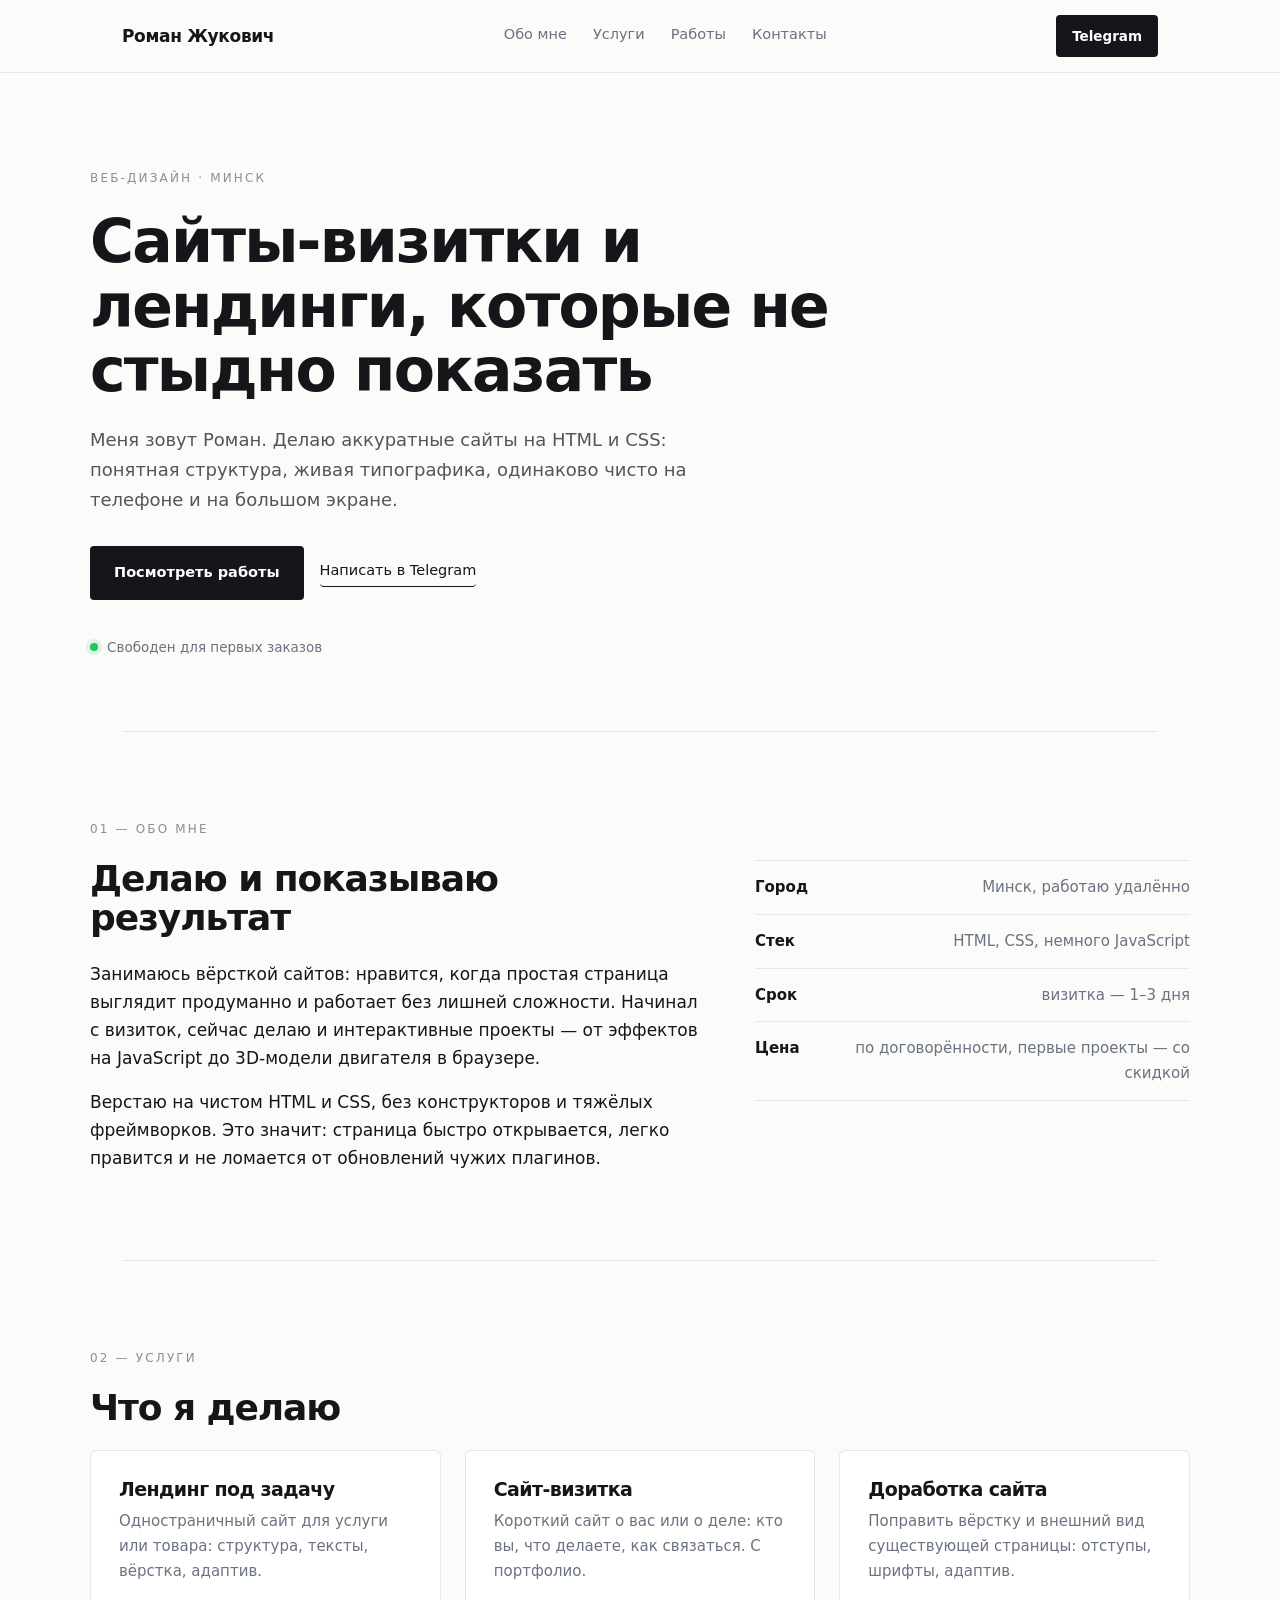
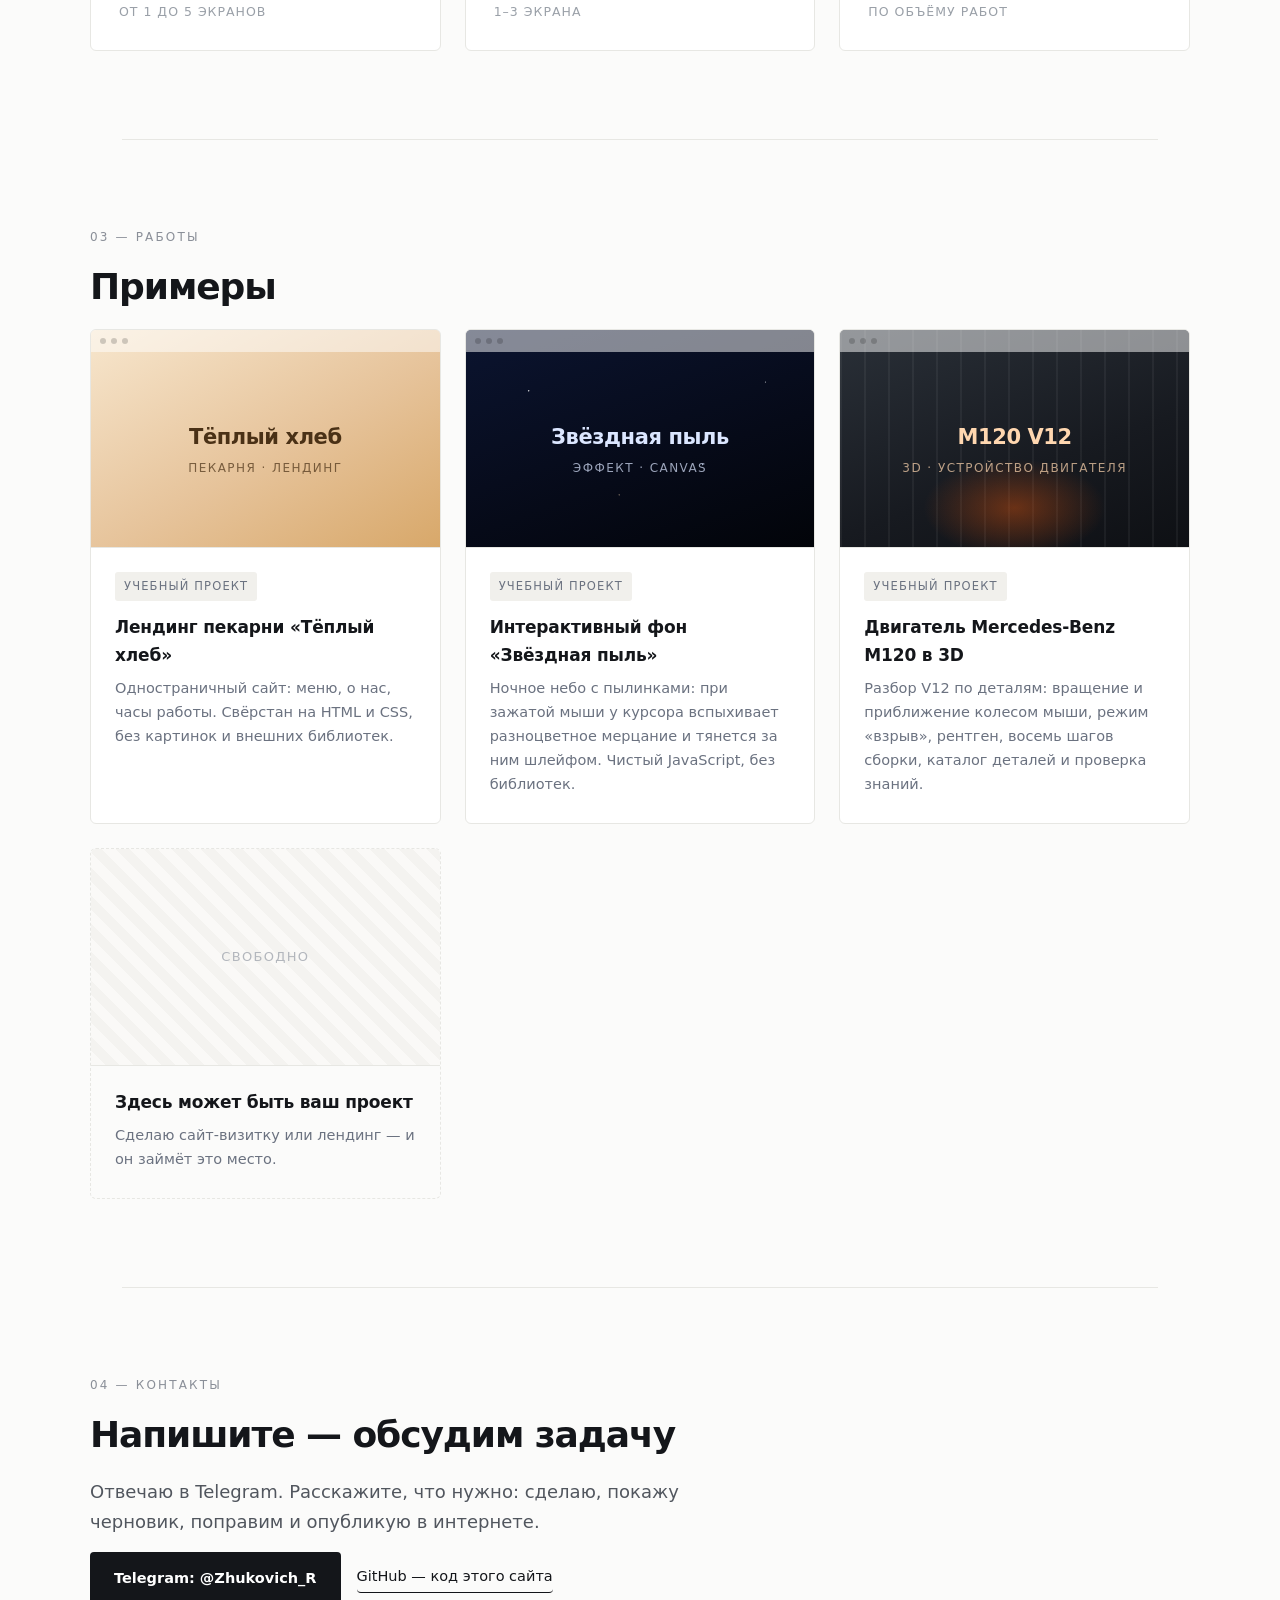
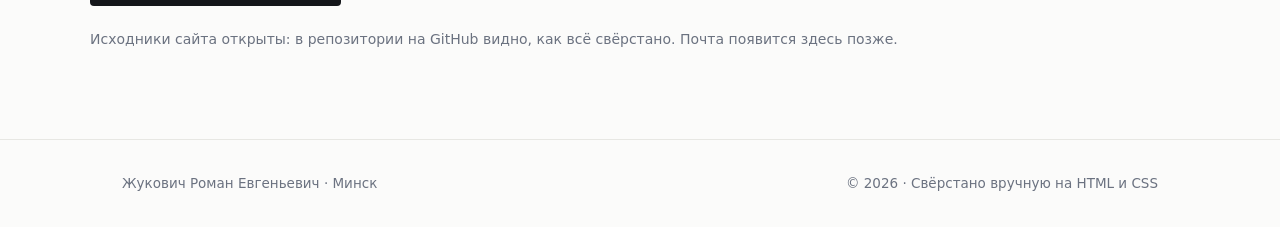
<file: index.html>
<!DOCTYPE html>
<html lang="ru">
<head>
<meta charset="utf-8">
<meta name="viewport" content="width=device-width, initial-scale=1">
<title>Роман Жукович — сайты-визитки и лендинги</title>
<meta name="description" content="Начинающий веб-дизайнер из Минска. Сайты-визитки и лендинги на HTML и CSS: понятная структура, аккуратная типографика, адаптив под телефон.">
<link rel="icon" href="favicon.svg" type="image/svg+xml">
<link rel="stylesheet" href="style.css">
</head>
<body>

<!-- ================= ШАПКА ================= -->
<header class="site-header">
  <div class="container header-inner">
    <a class="logo" href="index.html">Роман Жукович</a>

    <nav class="nav">
      <a href="#about">Обо мне</a>
      <a href="#services">Услуги</a>
      <a href="#works">Работы</a>
      <a href="#contact">Контакты</a>
    </nav>

    <a class="btn btn-primary btn-small" href="https://t.me/Zhukovich_R" target="_blank" rel="noopener">Telegram</a>
  </div>
</header>

<main>

  <!-- ================= ГЛАВНЫЙ ЭКРАН ================= -->
  <section class="hero container">
    <p class="eyebrow">Веб-дизайн · Минск</p>
    <h1>Сайты-визитки и лендинги, которые не стыдно показать</h1>
    <p class="lead">
      Меня зовут Роман. Делаю аккуратные сайты на HTML и CSS: понятная структура,
      живая типографика, одинаково чисто на телефоне и на большом экране.
    </p>

    <div class="row">
      <a class="btn btn-primary" href="#works">Посмотреть работы</a>
      <a class="btn btn-ghost" href="https://t.me/Zhukovich_R" target="_blank" rel="noopener">Написать в Telegram</a>
    </div>

    <p class="badge"><span class="badge-dot" aria-hidden="true"></span> Свободен для первых заказов</p>
  </section>

  <div class="container"><div class="rule"></div></div>

  <!-- ================= ОБО МНЕ ================= -->
  <section id="about" class="container section">
    <p class="eyebrow">01 — Обо мне</p>

    <div class="two-col">
      <div>
        <h2>Делаю и показываю результат</h2>
        <p>
          Занимаюсь вёрсткой сайтов: нравится, когда простая страница выглядит продуманно
          и работает без лишней сложности. Начинал с визиток, сейчас делаю и интерактивные
          проекты — от эффектов на JavaScript до 3D-модели двигателя в браузере.
        </p>
        <p>
          Верстаю на чистом HTML и CSS, без конструкторов и тяжёлых фреймворков.
          Это значит: страница быстро открывается, легко правится и не ломается
          от обновлений чужих плагинов.
        </p>
      </div>

      <!-- Короткие факты: клиенту удобно прочитать за 5 секунд -->
      <ul class="facts">
        <li><b>Город</b><span>Минск, работаю удалённо</span></li>
        <li><b>Стек</b><span>HTML, CSS, немного JavaScript</span></li>
        <li><b>Срок</b><span>визитка — 1–3 дня</span></li>
        <li><b>Цена</b><span>по договорённости, первые проекты — со скидкой</span></li>
      </ul>
    </div>
  </section>

  <div class="container"><div class="rule"></div></div>

  <!-- ================= УСЛУГИ ================= -->
  <section id="services" class="container section">
    <p class="eyebrow">02 — Услуги</p>
    <h2>Что я делаю</h2>

    <div class="cards">
      <article class="card">
        <h3>Лендинг под задачу</h3>
        <p>Одностраничный сайт для услуги или товара: структура, тексты, вёрстка, адаптив.</p>
        <p class="card-meta">от 1 до 5 экранов</p>
      </article>

      <article class="card">
        <h3>Сайт-визитка</h3>
        <p>Короткий сайт о вас или о деле: кто вы, что делаете, как связаться. С портфолио.</p>
        <p class="card-meta">1–3 экрана</p>
      </article>

      <article class="card">
        <h3>Доработка сайта</h3>
        <p>Поправить вёрстку и внешний вид существующей страницы: отступы, шрифты, адаптив.</p>
        <p class="card-meta">по объёму работ</p>
      </article>
    </div>
  </section>

  <div class="container"><div class="rule"></div></div>

  <!-- ================= РАБОТЫ ================= -->
  <section id="works" class="container section">
    <p class="eyebrow">03 — Работы</p>
    <h2>Примеры</h2>

    <div class="works">

      <!-- Учебный проект: настоящая ссылка на готовую страницу -->
      <a class="work" href="demo/cafe/index.html">
        <span class="thumb thumb-cafe" aria-hidden="true">
          <span class="thumb-bar"><i></i><i></i><i></i></span>
          <span class="thumb-content">
            <span class="thumb-title">Тёплый хлеб</span>
            <span class="thumb-sub">пекарня · лендинг</span>
          </span>
        </span>
        <span class="work-body">
          <span class="work-tag">Учебный проект</span>
          <strong>Лендинг пекарни «Тёплый хлеб»</strong>
          <span class="work-desc">Одностраничный сайт: меню, о нас, часы работы. Свёрстан на HTML и CSS, без картинок и внешних библиотек.</span>
        </span>
      </a>

      <!-- Демо-проект: интерактивный фон с частицами -->
      <a class="work" href="demo/stars/index.html">
        <span class="thumb thumb-stars" aria-hidden="true">
          <span class="thumb-bar"><i></i><i></i><i></i></span>
          <span class="thumb-content">
            <span class="thumb-title">Звёздная пыль</span>
            <span class="thumb-sub">эффект · canvas</span>
          </span>
        </span>
        <span class="work-body">
          <span class="work-tag">Учебный проект</span>
          <strong>Интерактивный фон «Звёздная пыль»</strong>
          <span class="work-desc">Ночное небо с пылинками: при зажатой мыши у курсора вспыхивает разноцветное мерцание и тянется за ним шлейфом. Чистый JavaScript, без библиотек.</span>
        </span>
      </a>

      <!-- Демо-проект: интерактивная 3D-модель двигателя -->
      <a class="work" href="demo/v12/index.html">
        <span class="thumb thumb-v12" aria-hidden="true">
          <span class="thumb-bar"><i></i><i></i><i></i></span>
          <span class="thumb-content">
            <span class="thumb-title">M120 V12</span>
            <span class="thumb-sub">3D · устройство двигателя</span>
          </span>
        </span>
        <span class="work-body">
          <span class="work-tag">Учебный проект</span>
          <strong>Двигатель Mercedes-Benz M120 в 3D</strong>
          <span class="work-desc">Разбор V12 по деталям: вращение и приближение колесом мыши, режим «взрыв», рентген, восемь шагов сборки, каталог деталей и проверка знаний.</span>
        </span>
      </a>

      <!-- Свободный слот: показывает, что портфолио растёт -->
      <article class="work work-empty">
        <span class="thumb thumb-empty" aria-hidden="true"><span>свободно</span></span>
        <span class="work-body">
          <strong>Здесь может быть ваш проект</strong>
          <span class="work-desc">Сделаю сайт-визитку или лендинг — и он займёт это место.</span>
        </span>
      </article>

    </div>
  </section>

  <div class="container"><div class="rule"></div></div>

  <!-- ================= КОНТАКТЫ ================= -->
  <section id="contact" class="container section">
    <p class="eyebrow">04 — Контакты</p>
    <h2>Напишите — обсудим задачу</h2>
    <p class="lead">
      Отвечаю в Telegram. Расскажите, что нужно: сделаю, покажу черновик,
      поправим и опубликую в интернете.
    </p>

    <div class="row">
      <a class="btn btn-primary" href="https://t.me/Zhukovich_R" target="_blank" rel="noopener">Telegram: @Zhukovich_R</a>
      <a class="btn btn-ghost" href="https://github.com/romazykovich09-hue" target="_blank" rel="noopener">GitHub — код этого сайта</a>
    </div>

    <p class="contact-note">
      Исходники сайта открыты: в репозитории на GitHub видно, как всё свёрстано.
      Почта появится здесь позже.
    </p>
  </section>

</main>

<!-- ================= ПОДВАЛ ================= -->
<footer class="site-footer">
  <div class="container footer-inner">
    <p>Жукович Роман Евгеньевич · Минск</p>
    <p>© 2026 · Свёрстано вручную на HTML и CSS</p>
  </div>
</footer>

</body>
</html>
</file>
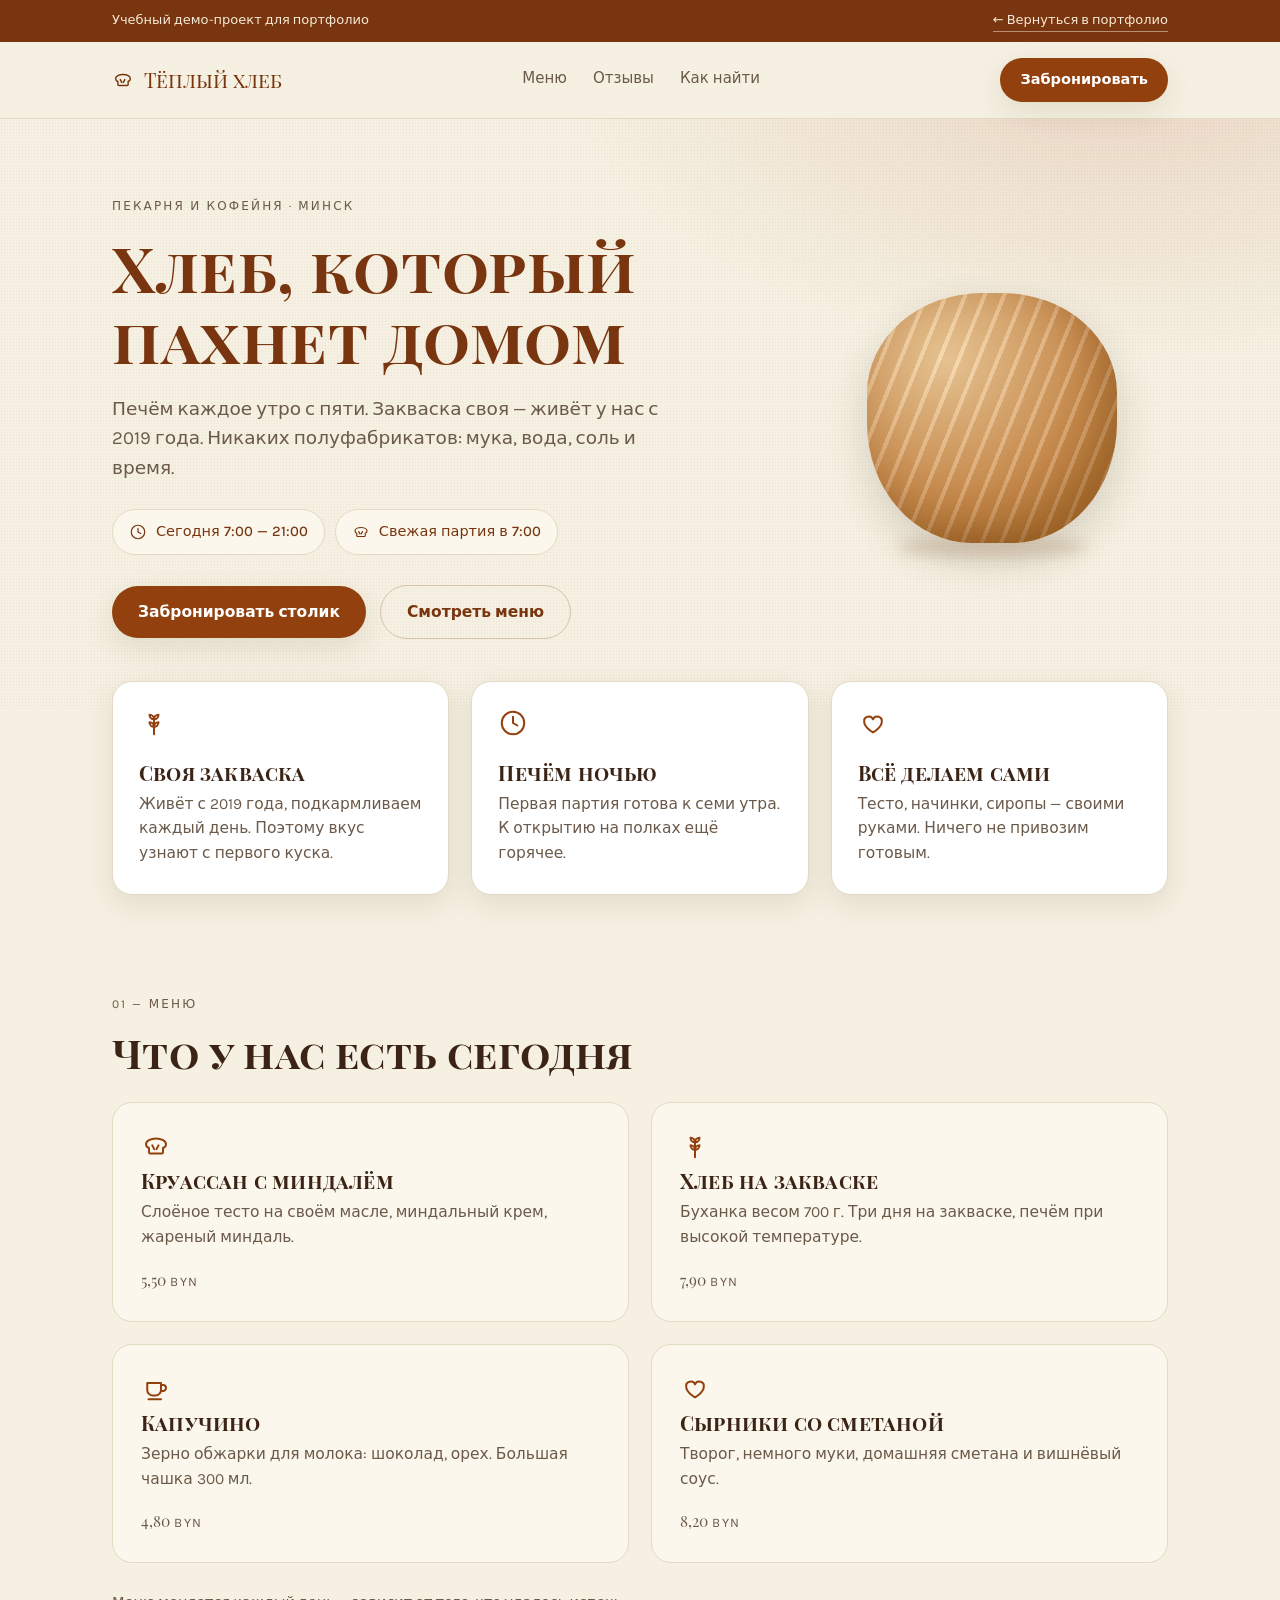
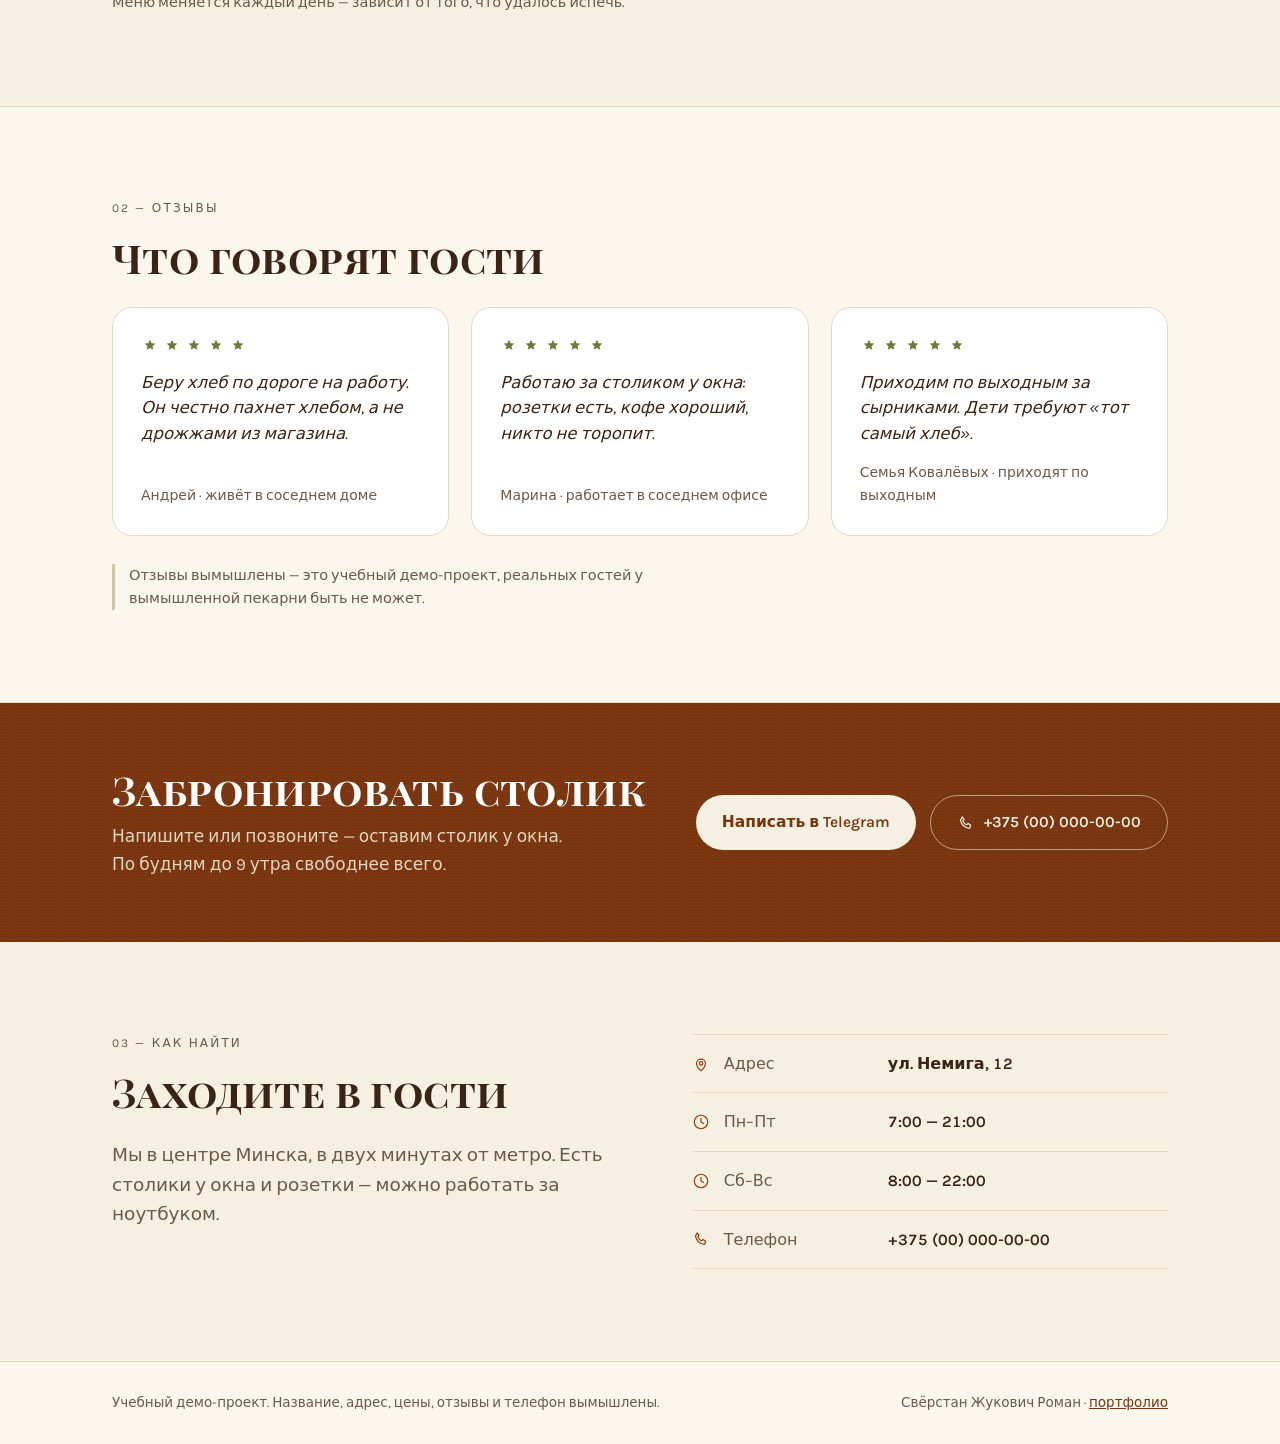
<file: demo/cafe/index.html>
<!DOCTYPE html>
<html lang="ru">
<head>
<meta charset="utf-8">
<meta name="viewport" content="width=device-width, initial-scale=1">
<title>Пекарня «Тёплый хлеб» — демо-проект</title>
<meta name="description" content="Учебный демо-проект: одностраничный сайт пекарни и кофейни. Свёрстан на HTML и CSS по дизайн-системе: тёплая earthy-палитра, зерно, крупная типографика.">
<link rel="icon" href="favicon.svg" type="image/svg+xml">
<link rel="preconnect" href="https://fonts.googleapis.com">
<link rel="preconnect" href="https://fonts.gstatic.com" crossorigin>
<link rel="stylesheet" href="https://fonts.googleapis.com/css2?family=Karla:wght@300;400;500;600;700&family=Playfair+Display+SC:wght@400;700&display=swap">
<link rel="stylesheet" href="style.css">
</head>
<body>

<!-- Невидимый набор иконок: рисуем SVG, а не эмодзи -->
<svg width="0" height="0" style="position:absolute" aria-hidden="true" focusable="false">
  <symbol id="i-clock" viewBox="0 0 24 24"><circle cx="12" cy="12" r="9"/><path d="M12 7v5l3.5 2"/></symbol>
  <symbol id="i-grain" viewBox="0 0 24 24"><path d="M12 21V8"/><path d="M12 9c0-2 1.6-3.6 3.6-3.6C15.6 7.4 14 9 12 9z"/><path d="M12 9c0-2-1.6-3.6-3.6-3.6C8.4 7.4 10 9 12 9z"/><path d="M12 15c0-2 1.6-3.6 3.6-3.6C15.6 13.4 14 15 12 15z"/><path d="M12 15c0-2-1.6-3.6-3.6-3.6C8.4 13.4 10 15 12 15z"/></symbol>
  <symbol id="i-bread" viewBox="0 0 24 24"><path d="M4 10.5C4 8 7.6 6 12 6s8 2 8 4.5c0 1.6-1.2 2.6-2.4 3.1V17a1 1 0 0 1-1 1H7.4a1 1 0 0 1-1-1v-3.4C5.2 13.1 4 12.1 4 10.5z"/><path d="M9 11.5l1.6 3M14 11.5l-1.6 3"/></symbol>
  <symbol id="i-cup" viewBox="0 0 24 24"><path d="M5 8h11v5.5A4.5 4.5 0 0 1 11.5 18h-2A4.5 4.5 0 0 1 5 13.5z"/><path d="M16 9.5h1.6a2.4 2.4 0 0 1 0 4.8H16"/><path d="M6 21h10"/></symbol>
  <symbol id="i-heart" viewBox="0 0 24 24"><path d="M12 19.5S5 15.4 5 11.2A3.7 3.7 0 0 1 12 9a3.7 3.7 0 0 1 7 2.2c0 4.2-7 8.3-7 8.3z"/></symbol>
  <symbol id="i-star" viewBox="0 0 24 24"><path d="M12 5l2.1 4.6 5 .5-3.7 3.4 1 4.9L12 15.9 7.6 18.4l1-4.9L4.9 10l5-.5z"/></symbol>
  <symbol id="i-pin" viewBox="0 0 24 24"><path d="M12 21s6-5.2 6-9.6A6 6 0 0 0 6 11.4C6 15.8 12 21 12 21z"/><circle cx="12" cy="11.2" r="2.3"/></symbol>
  <symbol id="i-phone" viewBox="0 0 24 24"><path d="M7 3.8l2.4 3.4-1.7 2.1a11 11 0 0 0 5 5l2.1-1.7 3.4 2.4-1 3a1.6 1.6 0 0 1-1.8 1C9.4 17.8 6.2 14.6 4.6 8.6a1.6 1.6 0 0 1 1-1.8z"/></symbol>
</svg>

<!-- Полоска-напоминание, что это демо для портфолио -->
<div class="demo-strip">
  <div class="container strip-inner">
    <span>Учебный демо-проект для портфолио</span>
    <a href="../../index.html">← Вернуться в портфолио</a>
  </div>
</div>

<!-- ================= ШАПКА ================= -->
<header class="site-header">
  <div class="container header-inner">
    <a class="logo" href="index.html">
      <svg class="icon icon-logo" aria-hidden="true" focusable="false"><use href="#i-bread"></use></svg>
      Тёплый хлеб
    </a>

    <nav class="nav" aria-label="Разделы страницы">
      <a href="#menu">Меню</a>
      <a href="#reviews">Отзывы</a>
      <a href="#visit">Как найти</a>
    </nav>

    <a class="btn btn-primary btn-small" href="#visit">Забронировать</a>
  </div>
</header>

<main>

  <!-- ================= ГЕРОЙ ================= -->
  <section class="hero">
    <div class="container hero-inner">
      <div>
        <p class="eyebrow">Пекарня и кофейня · Минск</p>
        <h1>Хлеб, который пахнет домом</h1>
        <p class="lead">
          Печём каждое утро с пяти. Закваска своя — живёт у нас с 2019 года.
          Никаких полуфабрикатов: мука, вода, соль и время.
        </p>

        <!-- Часы работы сразу в герое: их не нужно искать -->
        <ul class="hero-badges">
          <li><svg class="icon" aria-hidden="true" focusable="false"><use href="#i-clock"></use></svg> Сегодня 7:00 — 21:00</li>
          <li><svg class="icon" aria-hidden="true" focusable="false"><use href="#i-bread"></use></svg> Свежая партия в 7:00</li>
        </ul>

        <div class="row">
          <a class="btn btn-primary" href="#visit">Забронировать столик</a>
          <a class="btn btn-ghost" href="#menu">Смотреть меню</a>
        </div>
      </div>

      <!-- «Буханка» нарисована стилями: картинок нет, работает без интернета -->
      <div class="loaf-art" aria-hidden="true">
        <span class="loaf"></span>
        <span class="loaf-shadow"></span>
      </div>
    </div>
  </section>

  <!-- ================= ТРИ ФАКТА ================= -->
  <section class="facts-strip">
    <div class="container facts-grid">
      <article class="fact">
        <svg class="icon icon-big" aria-hidden="true" focusable="false"><use href="#i-grain"></use></svg>
        <h3>Своя закваска</h3>
        <p>Живёт с 2019 года, подкармливаем каждый день. Поэтому вкус узнают с первого куска.</p>
      </article>
      <article class="fact">
        <svg class="icon icon-big" aria-hidden="true" focusable="false"><use href="#i-clock"></use></svg>
        <h3>Печём ночью</h3>
        <p>Первая партия готова к семи утра. К открытию на полках ещё горячее.</p>
      </article>
      <article class="fact">
        <svg class="icon icon-big" aria-hidden="true" focusable="false"><use href="#i-heart"></use></svg>
        <h3>Всё делаем сами</h3>
        <p>Тесто, начинки, сиропы — своими руками. Ничего не привозим готовым.</p>
      </article>
    </div>
  </section>

  <!-- ================= МЕНЮ ================= -->
  <section id="menu" class="section">
    <div class="container">
      <p class="eyebrow">01 — Меню</p>
      <h2>Что у нас есть сегодня</h2>

      <div class="menu-grid">
        <article class="menu-card">
          <svg class="icon icon-big" aria-hidden="true" focusable="false"><use href="#i-bread"></use></svg>
          <h3>Круассан с миндалём</h3>
          <p>Слоёное тесто на своём масле, миндальный крем, жареный миндаль.</p>
          <p class="price">5,50 <span>BYN</span></p>
        </article>

        <article class="menu-card">
          <svg class="icon icon-big" aria-hidden="true" focusable="false"><use href="#i-grain"></use></svg>
          <h3>Хлеб на закваске</h3>
          <p>Буханка весом 700 г. Три дня на закваске, печём при высокой температуре.</p>
          <p class="price">7,90 <span>BYN</span></p>
        </article>

        <article class="menu-card">
          <svg class="icon icon-big" aria-hidden="true" focusable="false"><use href="#i-cup"></use></svg>
          <h3>Капучино</h3>
          <p>Зерно обжарки для молока: шоколад, орех. Большая чашка 300 мл.</p>
          <p class="price">4,80 <span>BYN</span></p>
        </article>

        <article class="menu-card">
          <svg class="icon icon-big" aria-hidden="true" focusable="false"><use href="#i-heart"></use></svg>
          <h3>Сырники со сметаной</h3>
          <p>Творог, немного муки, домашняя сметана и вишнёвый соус.</p>
          <p class="price">8,20 <span>BYN</span></p>
        </article>
      </div>

      <p class="note">Меню меняется каждый день — зависит от того, что удалось испечь.</p>
    </div>
  </section>

  <!-- ================= ОТЗЫВЫ (социальное доказательство) ================= -->
  <section id="reviews" class="section section-warm">
    <div class="container">
      <p class="eyebrow">02 — Отзывы</p>
      <h2>Что говорят гости</h2>

      <div class="reviews-grid">
        <figure class="review">
          <div class="stars" role="img" aria-label="Оценка 5 из 5">
            <svg class="icon icon-star" aria-hidden="true" focusable="false"><use href="#i-star"></use></svg>
            <svg class="icon icon-star" aria-hidden="true" focusable="false"><use href="#i-star"></use></svg>
            <svg class="icon icon-star" aria-hidden="true" focusable="false"><use href="#i-star"></use></svg>
            <svg class="icon icon-star" aria-hidden="true" focusable="false"><use href="#i-star"></use></svg>
            <svg class="icon icon-star" aria-hidden="true" focusable="false"><use href="#i-star"></use></svg>
          </div>
          <blockquote>Беру хлеб по дороге на работу. Он честно пахнет хлебом, а не дрожжами из магазина.</blockquote>
          <figcaption>Андрей · живёт в соседнем доме</figcaption>
        </figure>

        <figure class="review">
          <div class="stars" role="img" aria-label="Оценка 5 из 5">
            <svg class="icon icon-star" aria-hidden="true" focusable="false"><use href="#i-star"></use></svg>
            <svg class="icon icon-star" aria-hidden="true" focusable="false"><use href="#i-star"></use></svg>
            <svg class="icon icon-star" aria-hidden="true" focusable="false"><use href="#i-star"></use></svg>
            <svg class="icon icon-star" aria-hidden="true" focusable="false"><use href="#i-star"></use></svg>
            <svg class="icon icon-star" aria-hidden="true" focusable="false"><use href="#i-star"></use></svg>
          </div>
          <blockquote>Работаю за столиком у окна: розетки есть, кофе хороший, никто не торопит.</blockquote>
          <figcaption>Марина · работает в соседнем офисе</figcaption>
        </figure>

        <figure class="review">
          <div class="stars" role="img" aria-label="Оценка 5 из 5">
            <svg class="icon icon-star" aria-hidden="true" focusable="false"><use href="#i-star"></use></svg>
            <svg class="icon icon-star" aria-hidden="true" focusable="false"><use href="#i-star"></use></svg>
            <svg class="icon icon-star" aria-hidden="true" focusable="false"><use href="#i-star"></use></svg>
            <svg class="icon icon-star" aria-hidden="true" focusable="false"><use href="#i-star"></use></svg>
            <svg class="icon icon-star" aria-hidden="true" focusable="false"><use href="#i-star"></use></svg>
          </div>
          <blockquote>Приходим по выходным за сырниками. Дети требуют «тот самый хлеб».</blockquote>
          <figcaption>Семья Ковалёвых · приходят по выходным</figcaption>
        </figure>
      </div>

      <p class="note note-honest">
        Отзывы вымышлены — это учебный демо-проект, реальных гостей у вымышленной пекарни быть не может.
      </p>
    </div>
  </section>

  <!-- ================= ПРИЗЫВ (после отзывов) ================= -->
  <section class="cta-band">
    <div class="container cta-inner">
      <div>
        <h2>Забронировать столик</h2>
        <p>Напишите или позвоните — оставим столик у окна. По будням до 9 утра свободнее всего.</p>
      </div>
      <div class="cta-actions">
        <a class="btn btn-light" href="https://t.me/Zhukovich_R" target="_blank" rel="noopener">Написать в Telegram</a>
        <a class="btn btn-outline" href="tel:+375000000000">
          <svg class="icon" aria-hidden="true" focusable="false"><use href="#i-phone"></use></svg>
          +375 (00) 000-00-00
        </a>
      </div>
    </div>
  </section>

  <!-- ================= КАК НАЙТИ ================= -->
  <section id="visit" class="section">
    <div class="container two-col">
      <div>
        <p class="eyebrow">03 — Как найти</p>
        <h2>Заходите в гости</h2>
        <p class="lead">
          Мы в центре Минска, в двух минутах от метро. Есть столики у окна и розетки —
          можно работать за ноутбуком.
        </p>
      </div>

      <ul class="facts-list">
        <li>
          <svg class="icon" aria-hidden="true" focusable="false"><use href="#i-pin"></use></svg>
          <span>Адрес</span><b>ул. Немига, 12</b>
        </li>
        <li>
          <svg class="icon" aria-hidden="true" focusable="false"><use href="#i-clock"></use></svg>
          <span>Пн–Пт</span><b>7:00 — 21:00</b>
        </li>
        <li>
          <svg class="icon" aria-hidden="true" focusable="false"><use href="#i-clock"></use></svg>
          <span>Сб–Вс</span><b>8:00 — 22:00</b>
        </li>
        <li>
          <svg class="icon" aria-hidden="true" focusable="false"><use href="#i-phone"></use></svg>
          <span>Телефон</span><b>+375 (00) 000-00-00</b>
        </li>
      </ul>
    </div>
  </section>

</main>

<!-- ================= ПОДВАЛ ================= -->
<footer class="site-footer">
  <div class="container footer-inner">
    <p>Учебный демо-проект. Название, адрес, цены, отзывы и телефон вымышлены.</p>
    <p>Свёрстан Жукович Роман · <a href="../../index.html">портфолио</a></p>
  </div>
</footer>

</body>
</html>
</file>
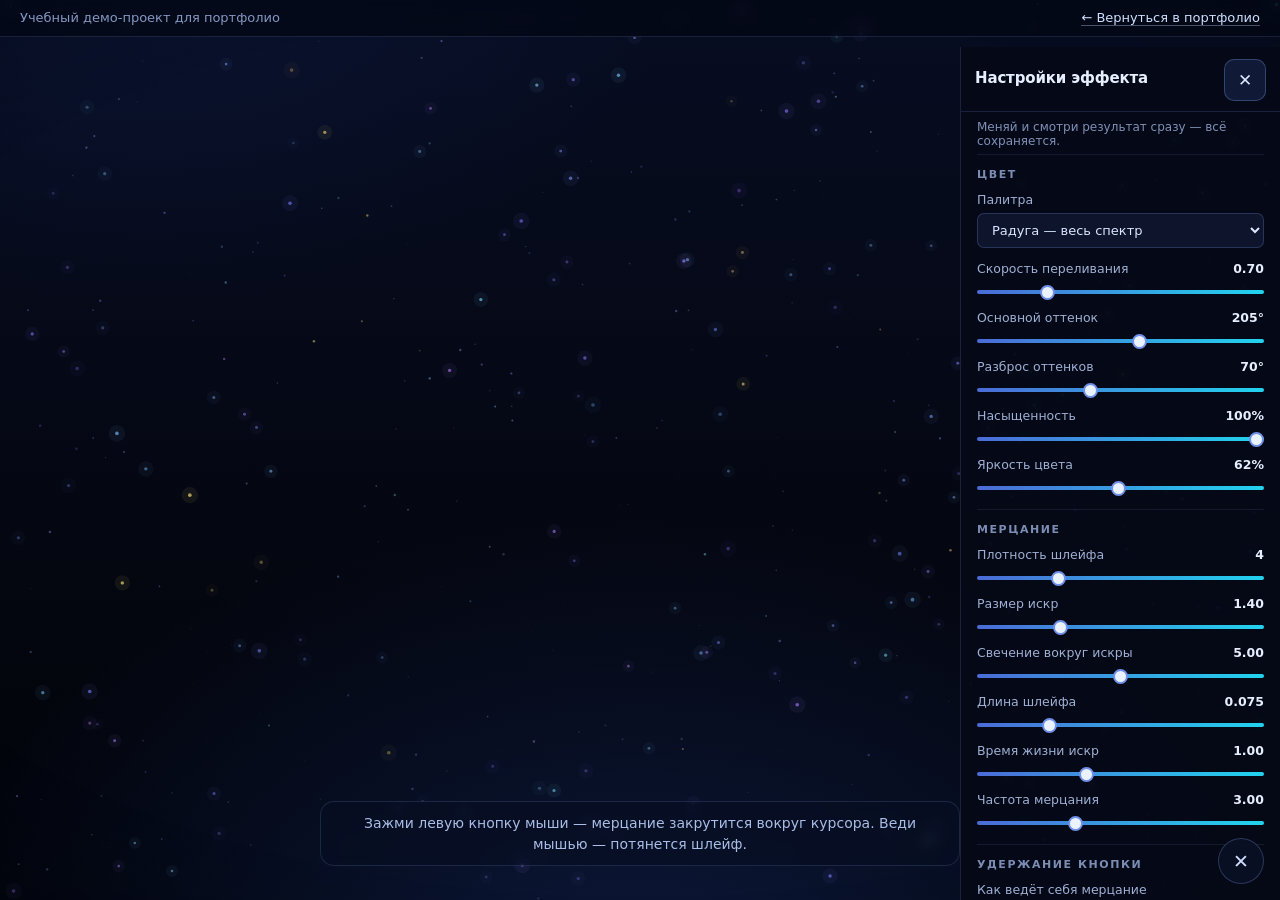
<file: demo/stars/index.html>
<!DOCTYPE html>
<html lang="ru">
<head>
<meta charset="utf-8">
<meta name="viewport" content="width=device-width, initial-scale=1, viewport-fit=cover">
<title>Звёздная пыль — интерактивный фон</title>
<meta name="description" content="Учебный демо-проект: ночное небо с пылинками. Зажмите левую кнопку мыши — мерцание закрутится вокруг курсора; ведите мышью — потянется шлейф. Справа — панель настройки цвета и поведения.">
<link rel="icon" href="favicon.svg" type="image/svg+xml">
<link rel="stylesheet" href="style.css">
</head>
<body>

<!-- Полоска-напоминание, что это демо для портфолио -->
<div class="demo-strip">
  <div class="strip-inner">
    <span>Учебный демо-проект для портфолио</span>
    <a href="../../index.html">← Вернуться в портфолио</a>
  </div>
</div>

<!-- Два слоя: пылинки (нижний) и искры со шлейфом (верхний) -->
<canvas id="dust" aria-hidden="true"></canvas>
<canvas id="sparks" aria-hidden="true"></canvas>

<p class="hint">
  <span class="hint-mouse">Зажми левую кнопку мыши — мерцание закрутится вокруг курсора. Веди мышью — потянется шлейф.</span>
  <span class="hint-touch">Веди пальцем по экрану — мерцание закрутится вокруг пальца. Двигай дальше — потянется шлейф.</span>
</p>

<!-- Панель настроек: содержимое собирает script.js -->
<aside class="panel" id="panel" aria-label="Настройки эффекта"></aside>
<button class="panel-toggle" id="panelToggle" type="button" aria-expanded="true" aria-controls="panel" title="Показать или скрыть настройки (клавиша H)">⚙</button>

<!-- Затемнение под панелью: только на телефоне, нажатие закрывает настройки -->
<div class="panel-backdrop" id="panelBackdrop"></div>

<script src="script.js"></script>
</body>
</html>
</file>
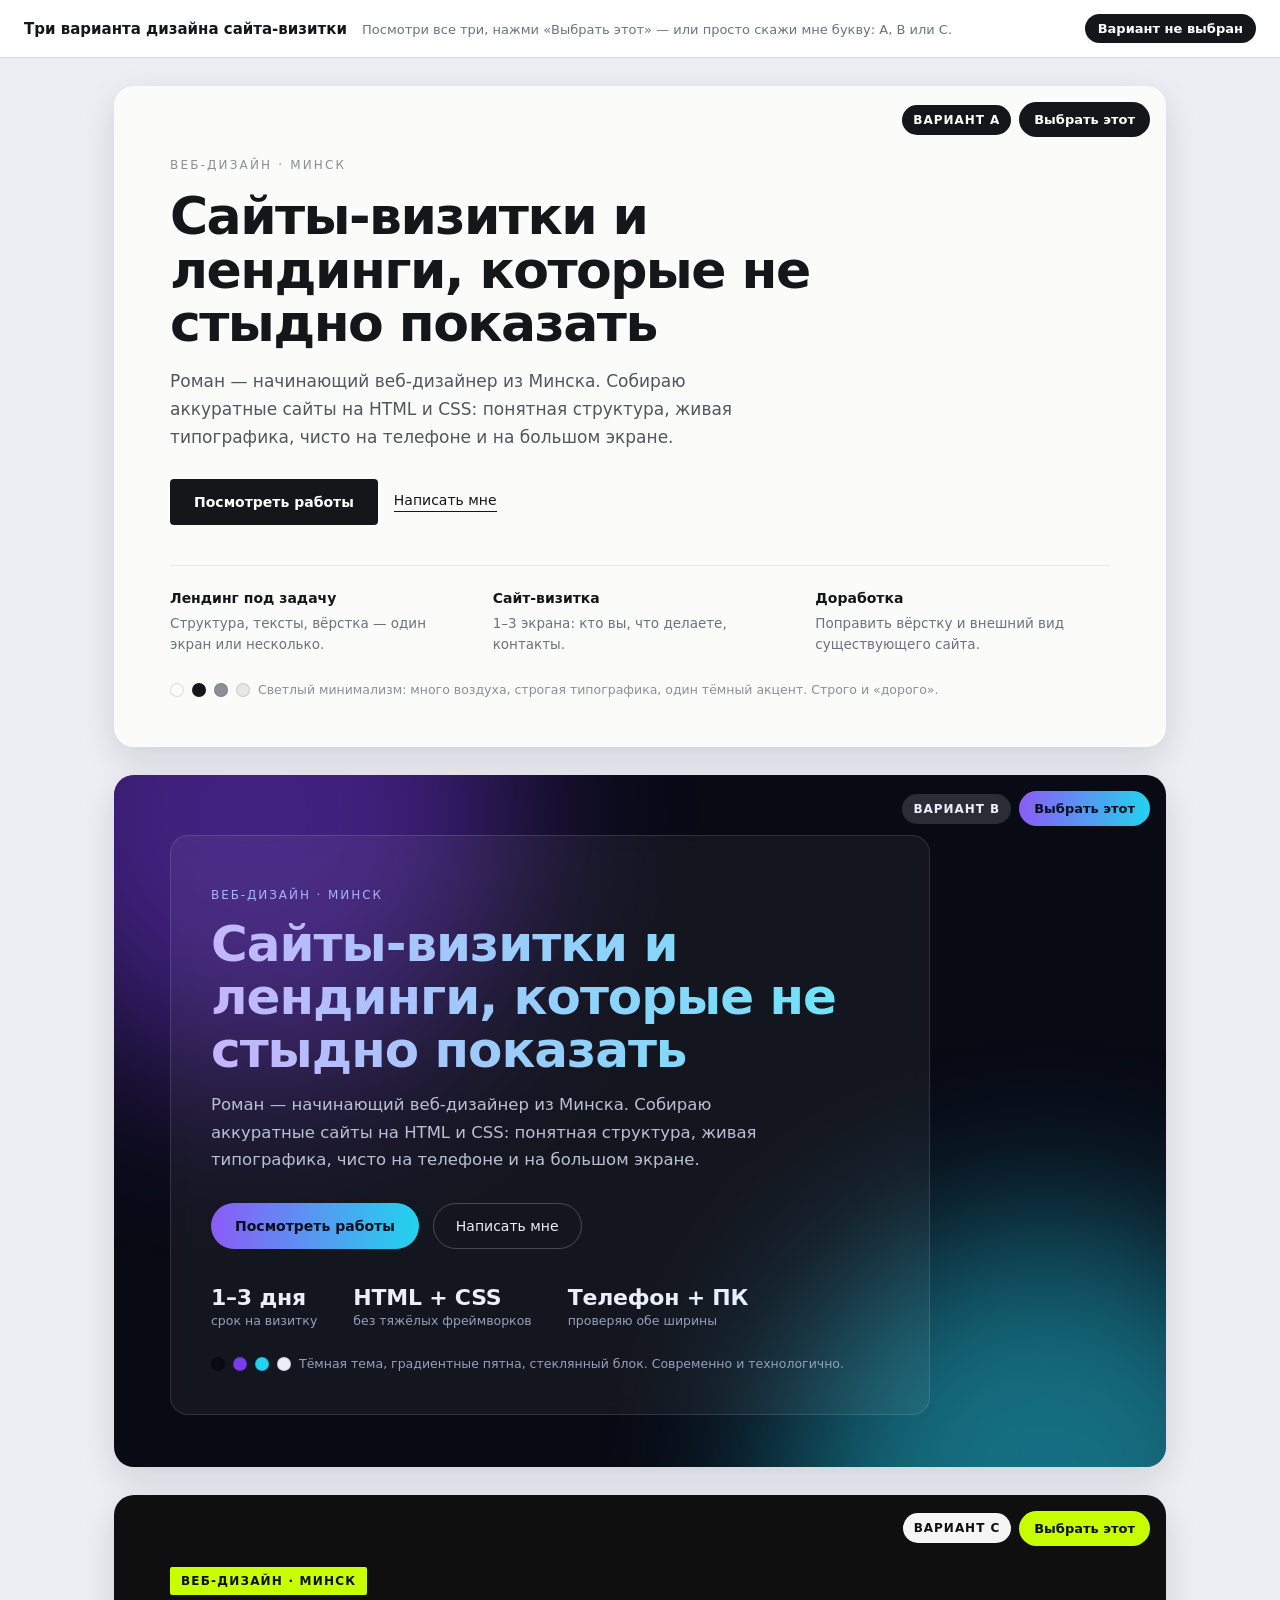
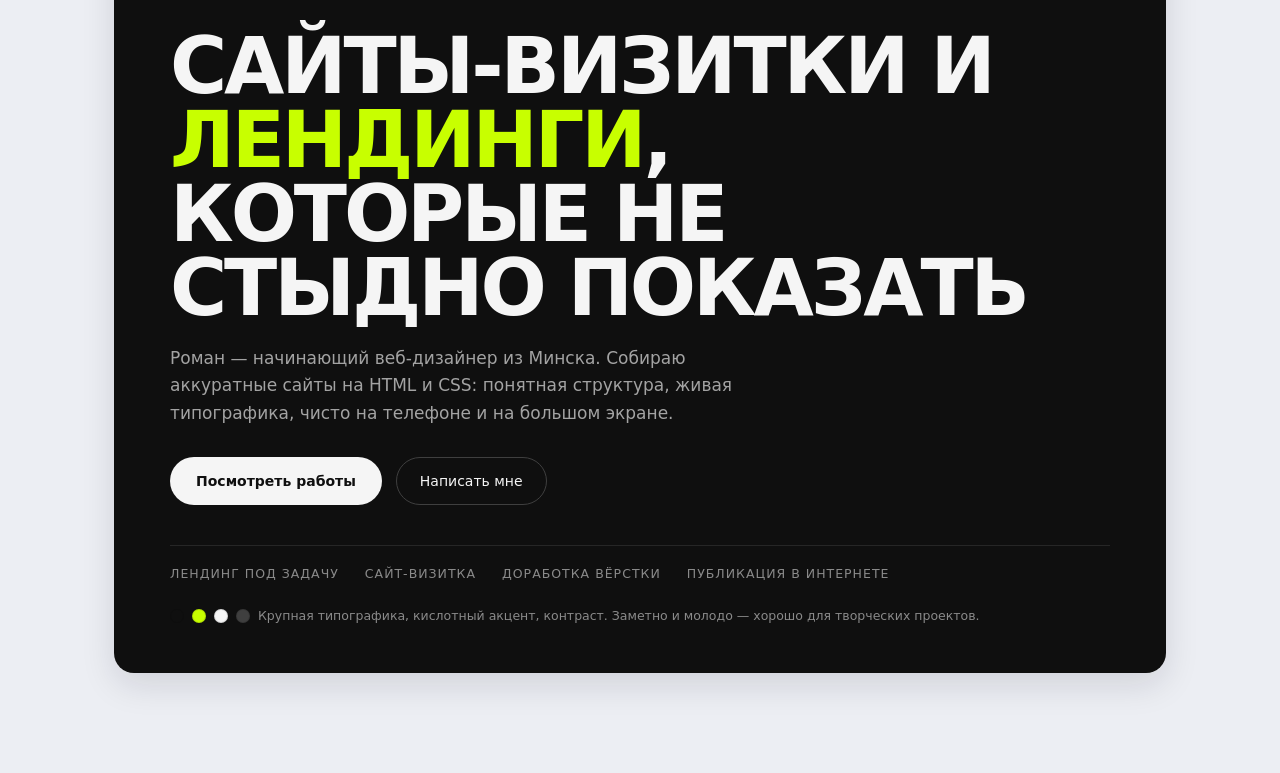
<file: variants.html>
<!DOCTYPE html>
<html lang="ru">
<head>
<meta charset="utf-8">
<meta name="viewport" content="width=device-width, initial-scale=1">
<title>Три варианта дизайна — выбери один</title>
<style>
  /* ============================================================
     Общая оболочка страницы: серая подложка, три «карточки» поверх.
     Всё, что относится к вариантам, начинается с .v-a / .v-b / .v-c
     ============================================================ */
  :root {
    --page: #eceef3;
    --ink: #14161a;
    --muted: #6b7280;
    --line: #d8dbe2;
  }
  * { box-sizing: border-box; }

  body {
    margin: 0;
    background: var(--page);
    color: var(--ink);
    font-family: ui-sans-serif, system-ui, "Segoe UI", Roboto, Arial, sans-serif;
    -webkit-font-smoothing: antialiased;
  }

  /* Шапка с подсказкой и текущим выбором */
  .bar {
    position: sticky; top: 0; z-index: 20;
    display: flex; flex-wrap: wrap; gap: 12px;
    align-items: center; justify-content: space-between;
    padding: 14px 24px;
    background: rgba(255, 255, 255, .92);
    backdrop-filter: blur(8px);
    border-bottom: 1px solid var(--line);
  }
  .bar strong { font-size: 15px; }
  .bar .muted { color: var(--muted); font-size: 13px; margin-left: 10px; }
  .choice {
    font-size: 13px; font-weight: 600;
    padding: 7px 13px; border-radius: 999px;
    background: #14161a; color: #fff;
    transition: background .2s;
  }

  .wrap { max-width: 1100px; margin: 0 auto; padding: 28px 24px 72px; }

  /* Карточка варианта */
  .variant {
    position: relative;
    border-radius: 20px;
    overflow: hidden;
    margin-bottom: 28px;
    box-shadow: 0 12px 34px rgba(15, 20, 40, .12);
    transition: outline-color .2s;
    outline: 3px solid transparent;
    outline-offset: 3px;
  }
  .variant.selected { outline-color: #2563eb; }

  /* Плашка с буквой варианта и кнопкой выбора */
  .tag {
    position: absolute; top: 16px; right: 16px; z-index: 6;
    display: flex; gap: 8px; align-items: center;
  }
  .tag .label {
    font-size: 12px; font-weight: 700; letter-spacing: .08em;
    text-transform: uppercase; padding: 8px 11px; border-radius: 999px;
  }
  button.pick {
    cursor: pointer; border: 0;
    font-size: 13px; font-weight: 700;
    padding: 10px 15px; border-radius: 999px;
    font-family: inherit;
  }

  .palette {
    display: flex; align-items: center; gap: 8px;
    margin-top: 26px; font-size: 12px;
  }
  .dot {
    width: 14px; height: 14px; border-radius: 50%;
    display: inline-block; border: 1px solid rgba(0, 0, 0, .12);
  }
  .note { font-size: 12.5px; line-height: 1.5; }

  /* ============================================================
     ВАРИАНТ A — светлый минимализм
     ============================================================ */
  .v-a { background: #fbfbfa; color: #14161a; padding: 60px 56px 48px; }
  .v-a .eyebrow {
    font-size: 12px; letter-spacing: .18em; text-transform: uppercase; color: #8a8f98;
  }
  .v-a h1 {
    font-size: clamp(30px, 4.4vw, 52px); line-height: 1.03;
    letter-spacing: -.03em; font-weight: 600;
    margin: 18px 0 16px; max-width: 18ch;
  }
  .v-a .lead {
    font-size: 17px; line-height: 1.65; color: #51565e;
    max-width: 54ch; margin: 0 0 28px;
  }
  .v-a .row { display: flex; flex-wrap: wrap; gap: 16px; align-items: center; }
  .v-a .btn-primary {
    background: #14161a; color: #fff; text-decoration: none;
    padding: 15px 24px; border-radius: 4px; font-size: 14px; font-weight: 600;
  }
  .v-a .btn-ghost {
    color: #14161a; text-decoration: none; font-size: 14px;
    border-bottom: 1px solid #14161a; padding-bottom: 3px;
  }
  .v-a .rule { height: 1px; background: #e7e7e3; margin: 40px 0 24px; }
  .v-a .services {
    display: grid; grid-template-columns: repeat(3, minmax(0, 1fr)); gap: 28px;
  }
  .v-a .services strong { display: block; font-size: 14px; margin-bottom: 7px; }
  .v-a .services span { font-size: 13.5px; line-height: 1.55; color: #6b7280; }
  .v-a .tag .label { background: #14161a; color: #fff; }
  .v-a button.pick { background: #14161a; color: #fff; }
  .v-a .palette { color: #8a8f98; }

  /* ============================================================
     ВАРИАНТ B — тёмный с градиентами
     ============================================================ */
  .v-b {
    background: #080a14; color: #eaeefb;
    padding: 60px 56px 52px;
    position: relative; overflow: hidden;
  }
  /* два размытых цветных пятна на фоне */
  .v-b::before, .v-b::after {
    content: ""; position: absolute;
    width: 520px; height: 520px; border-radius: 50%;
    filter: blur(90px); opacity: .5; pointer-events: none;
  }
  .v-b::before { background: #7c3aed; top: -220px; left: -120px; }
  .v-b::after { background: #22d3ee; bottom: -280px; right: -140px; }

  .v-b .glass {
    position: relative; z-index: 2;
    max-width: 760px;
    border: 1px solid rgba(255, 255, 255, .12);
    background: rgba(255, 255, 255, .05);
    backdrop-filter: blur(10px);
    border-radius: 18px;
    padding: 40px;
  }
  .v-b .eyebrow {
    font-size: 12px; letter-spacing: .16em; text-transform: uppercase; color: #a5b4fc;
  }
  .v-b h1 {
    font-size: clamp(30px, 4.4vw, 50px); line-height: 1.06;
    letter-spacing: -.02em; margin: 16px 0 14px;
    background: linear-gradient(90deg, #c4b5fd, #67e8f9);
    -webkit-background-clip: text; background-clip: text;
    color: transparent;
  }
  .v-b .lead {
    font-size: 16.5px; line-height: 1.65; color: #b9c0d4;
    max-width: 56ch; margin: 0 0 30px;
  }
  .v-b .row { display: flex; flex-wrap: wrap; gap: 14px; }
  .v-b .btn-primary {
    background: linear-gradient(90deg, #8b5cf6, #22d3ee); color: #08101f;
    text-decoration: none; font-weight: 700; font-size: 14px;
    padding: 15px 24px; border-radius: 999px;
  }
  .v-b .btn-ghost {
    border: 1px solid rgba(255, 255, 255, .22); color: #eaeefb;
    text-decoration: none; font-size: 14px;
    padding: 14px 22px; border-radius: 999px;
  }
  .v-b .stats { display: flex; flex-wrap: wrap; gap: 36px; margin-top: 36px; }
  .v-b .stats b { display: block; font-size: 22px; letter-spacing: -.01em; }
  .v-b .stats span { font-size: 12.5px; color: #94a0bd; }
  .v-b .tag .label { background: rgba(255, 255, 255, .14); color: #eaeefb; }
  .v-b button.pick { background: linear-gradient(90deg, #8b5cf6, #22d3ee); color: #08101f; }
  .v-b .palette { color: #94a0bd; }

  /* ============================================================
     ВАРИАНТ C — яркая типографика
     ============================================================ */
  .v-c { background: #0f0f0f; color: #f5f5f5; padding: 60px 56px 48px; }
  .v-c .eyebrow {
    display: inline-block; background: #c8ff00; color: #0f0f0f;
    font-size: 12px; font-weight: 700; letter-spacing: .1em;
    text-transform: uppercase; padding: 7px 11px; border-radius: 2px;
  }
  .v-c h1 {
    font-size: clamp(36px, 6.6vw, 78px); line-height: .95;
    letter-spacing: -.04em; font-weight: 800; text-transform: uppercase;
    margin: 22px 0 20px; max-width: 16ch;
  }
  .v-c h1 em { font-style: normal; color: #c8ff00; }
  .v-c .lead {
    font-size: 17px; line-height: 1.6; color: #a3a3a3;
    max-width: 56ch; margin: 0 0 30px;
  }
  .v-c .row { display: flex; flex-wrap: wrap; gap: 14px; }
  .v-c .btn-primary {
    background: #f5f5f5; color: #0f0f0f; text-decoration: none;
    font-weight: 700; font-size: 14px; padding: 16px 26px; border-radius: 999px;
  }
  .v-c .btn-ghost {
    border: 1px solid #3f3f3f; color: #f5f5f5; text-decoration: none;
    font-size: 14px; padding: 15px 23px; border-radius: 999px;
  }
  .v-c .strip {
    margin-top: 40px; border-top: 1px solid #262626; padding-top: 20px;
    display: flex; flex-wrap: wrap; gap: 26px;
    font-size: 12.5px; letter-spacing: .08em; text-transform: uppercase; color: #8a8a8a;
  }
  .v-c .tag .label { background: #f5f5f5; color: #0f0f0f; }
  .v-c button.pick { background: #c8ff00; color: #0f0f0f; }
  .v-c .palette { color: #8a8a8a; }

  /* На узком экране услуги и колонки складываются в столбик */
  @media (max-width: 760px) {
    .v-a, .v-b, .v-c { padding: 44px 24px 36px; }
    .v-b .glass { padding: 26px; }
    .v-a .services { grid-template-columns: 1fr; gap: 18px; }
  }
</style>
</head>
<body>

<!-- Шапка: подсказка + текущий выбор -->
<header class="bar">
  <div>
    <strong>Три варианта дизайна сайта-визитки</strong>
    <span class="muted">Посмотри все три, нажми «Выбрать этот» — или просто скажи мне букву: A, B или C.</span>
  </div>
  <div id="choice" class="choice">Вариант не выбран</div>
</header>

<main class="wrap">

  <!-- ================= ВАРИАНТ A ================= -->
  <section class="variant v-a" data-variant="A" data-title="Светлый минимализм">
    <div class="tag">
      <span class="label">Вариант A</span>
      <button class="pick" type="button">Выбрать этот</button>
    </div>

    <p class="eyebrow">Веб-дизайн · Минск</p>
    <h1>Сайты-визитки и лендинги, которые не стыдно показать</h1>
    <p class="lead">
      Роман — начинающий веб-дизайнер из Минска. Собираю аккуратные сайты на HTML и CSS:
      понятная структура, живая типографика, чисто на телефоне и на большом экране.
    </p>

    <div class="row">
      <a class="btn-primary" href="#works">Посмотреть работы</a>
      <a class="btn-ghost" href="#contact">Написать мне</a>
    </div>

    <div class="rule"></div>

    <div class="services">
      <div><strong>Лендинг под задачу</strong><span>Структура, тексты, вёрстка — один экран или несколько.</span></div>
      <div><strong>Сайт-визитка</strong><span>1–3 экрана: кто вы, что делаете, контакты.</span></div>
      <div><strong>Доработка</strong><span>Поправить вёрстку и внешний вид существующего сайта.</span></div>
    </div>

    <div class="palette">
      <span class="dot" style="background:#fbfbfa"></span>
      <span class="dot" style="background:#14161a"></span>
      <span class="dot" style="background:#8a8f98"></span>
      <span class="dot" style="background:#e7e7e3"></span>
      <span class="note">Светлый минимализм: много воздуха, строгая типографика, один тёмный акцент. Строго и «дорого».</span>
    </div>
  </section>

  <!-- ================= ВАРИАНТ B ================= -->
  <section class="variant v-b" data-variant="B" data-title="Тёмный с градиентами">
    <div class="tag">
      <span class="label">Вариант B</span>
      <button class="pick" type="button">Выбрать этот</button>
    </div>

    <div class="glass">
      <p class="eyebrow">Веб-дизайн · Минск</p>
      <h1>Сайты-визитки и лендинги, которые не стыдно показать</h1>
      <p class="lead">
        Роман — начинающий веб-дизайнер из Минска. Собираю аккуратные сайты на HTML и CSS:
        понятная структура, живая типографика, чисто на телефоне и на большом экране.
      </p>

      <div class="row">
        <a class="btn-primary" href="#works">Посмотреть работы</a>
        <a class="btn-ghost" href="#contact">Написать мне</a>
      </div>

      <div class="stats">
        <div><b>1–3 дня</b><span>срок на визитку</span></div>
        <div><b>HTML + CSS</b><span>без тяжёлых фреймворков</span></div>
        <div><b>Телефон + ПК</b><span>проверяю обе ширины</span></div>
      </div>

      <div class="palette">
        <span class="dot" style="background:#080a14"></span>
        <span class="dot" style="background:#7c3aed"></span>
        <span class="dot" style="background:#22d3ee"></span>
        <span class="dot" style="background:#eaeefb"></span>
        <span class="note">Тёмная тема, градиентные пятна, стеклянный блок. Современно и технологично.</span>
      </div>
    </div>
  </section>

  <!-- ================= ВАРИАНТ C ================= -->
  <section class="variant v-c" data-variant="C" data-title="Яркая типографика">
    <div class="tag">
      <span class="label">Вариант C</span>
      <button class="pick" type="button">Выбрать этот</button>
    </div>

    <p class="eyebrow">Веб-дизайн · Минск</p>
    <h1>Сайты-визитки и <em>лендинги</em>, которые не стыдно показать</h1>
    <p class="lead">
      Роман — начинающий веб-дизайнер из Минска. Собираю аккуратные сайты на HTML и CSS:
      понятная структура, живая типографика, чисто на телефоне и на большом экране.
    </p>

    <div class="row">
      <a class="btn-primary" href="#works">Посмотреть работы</a>
      <a class="btn-ghost" href="#contact">Написать мне</a>
    </div>

    <div class="strip">
      <span>Лендинг под задачу</span>
      <span>Сайт-визитка</span>
      <span>Доработка вёрстки</span>
      <span>Публикация в интернете</span>
    </div>

    <div class="palette">
      <span class="dot" style="background:#0f0f0f"></span>
      <span class="dot" style="background:#c8ff00"></span>
      <span class="dot" style="background:#f5f5f5"></span>
      <span class="dot" style="background:#3f3f3f"></span>
      <span class="note">Крупная типографика, кислотный акцент, контраст. Заметно и молодо — хорошо для творческих проектов.</span>
    </div>
  </section>

</main>

<script>
  // Простой выбор варианта: подсвечиваем карточку и пишем выбор в шапку.
  document.querySelectorAll('.variant').forEach(function (section) {
    section.querySelector('button.pick').addEventListener('click', function () {
      document.querySelectorAll('.variant').forEach(function (other) {
        other.classList.remove('selected');
      });
      section.classList.add('selected');
      document.getElementById('choice').textContent =
        'Выбран вариант ' + section.dataset.variant + ' — ' + section.dataset.title;
      window.scrollTo({ top: 0, behavior: 'smooth' });
    });
  });
</script>

</body>
</html>
</file>
<file: style.css>
/* ============================================================
   Сайт-визитка Романа Жуковича.
   Стиль — «светлый минимализм» (вариант A): много воздуха,
   строгая типографика, один тёмный акцент, тонкие линии.
   ============================================================ */

/* --- Переменные: меняешь здесь — меняется весь сайт --- */
:root {
  --bg: #fbfbfa;          /* фон страницы */
  --surface: #ffffff;     /* фон карточек */
  --ink: #14161a;         /* основной текст и акцент */
  --muted: #6b7280;       /* второстепенный текст */
  --line: #e7e7e3;        /* тонкие линии и рамки */

  --radius: 6px;
  --container: 1100px;
  --pad: 32px;
}

/* --- Базовая зачистка стилей --- */
* { box-sizing: border-box; }

html { scroll-behavior: smooth; }

body {
  margin: 0;
  background: var(--bg);
  color: var(--ink);
  font-family: ui-sans-serif, system-ui, "Segoe UI", Roboto, Arial, sans-serif;
  font-size: 17px;
  line-height: 1.65;
  -webkit-font-smoothing: antialiased;
}

h1, h2, h3 { margin: 0; font-weight: 600; letter-spacing: -.03em; line-height: 1.08; }
h1 { font-size: clamp(34px, 5vw, 60px); max-width: 20ch; }
h2 { font-size: clamp(24px, 3vw, 36px); margin-bottom: 22px; }
h3 { font-size: 19px; margin-bottom: 10px; }

p { margin: 0 0 16px; }
p:last-child { margin-bottom: 0; }

a { color: inherit; }

/* Видимый фокус для клавиатуры — базовая доступность */
a:focus-visible, button:focus-visible {
  outline: 2px solid #2563eb;
  outline-offset: 3px;
  border-radius: 3px;
}

/* --- Сетка --- */
.container {
  max-width: var(--container);
  margin: 0 auto;
  padding: 0 var(--pad);
}

.section { padding: 88px 0; }

.rule { height: 1px; background: var(--line); }

/* --- Шапка --- */
.site-header {
  position: sticky;
  top: 0;
  z-index: 10;
  background: rgba(251, 251, 250, .88);
  backdrop-filter: blur(10px);
  border-bottom: 1px solid var(--line);
}

.header-inner {
  display: flex;
  align-items: center;
  justify-content: space-between;
  gap: 24px;
  min-height: 72px;
}

.logo {
  font-weight: 600;
  letter-spacing: -.02em;
  text-decoration: none;
  white-space: nowrap;
}

.nav {
  display: flex;
  gap: 26px;
  font-size: 14.5px;
}

.nav a {
  text-decoration: none;
  color: var(--muted);
  padding-bottom: 2px;
  border-bottom: 1px solid transparent;
  transition: color .15s, border-color .15s;
}

.nav a:hover { color: var(--ink); border-color: var(--ink); }

/* --- Кнопки --- */
.btn {
  display: inline-block;
  text-decoration: none;
  font-size: 14.5px;
  font-weight: 600;
  border-radius: 4px;
  transition: transform .15s, opacity .15s;
}

.btn-primary {
  background: var(--ink);
  color: #fff;
  padding: 15px 24px;
}

.btn-primary:hover { opacity: .86; transform: translateY(-1px); }

.btn-ghost {
  color: var(--ink);
  border-bottom: 1px solid var(--ink);
  padding-bottom: 3px;
  font-weight: 500;
}

.btn-small { padding: 10px 16px; font-size: 13.5px; }

/* --- Мелкие подписи --- */
.eyebrow {
  font-size: 12px;
  letter-spacing: .18em;
  text-transform: uppercase;
  color: #8a8f98;
  margin-bottom: 20px;
}

.lead {
  font-size: 18px;
  color: #51565e;
  max-width: 58ch;
}

.row { display: flex; flex-wrap: wrap; gap: 16px; align-items: center; }

/* --- Главный экран --- */
.hero { padding: 96px 0 72px; }
.hero h1 { margin-bottom: 22px; }
.hero .lead { margin-bottom: 32px; }

.badge {
  display: inline-flex;
  align-items: center;
  gap: 9px;
  margin-top: 36px;
  font-size: 13.5px;
  color: var(--muted);
}

.badge-dot {
  width: 8px;
  height: 8px;
  border-radius: 50%;
  background: #22c55e;
  box-shadow: 0 0 0 4px rgba(34, 197, 94, .14);
}

/* --- Две колонки (текст + факты) --- */
.two-col {
  display: grid;
  grid-template-columns: minmax(0, 1.4fr) minmax(0, 1fr);
  gap: 56px;
  align-items: start;
}

.facts { list-style: none; margin: 0; padding: 0; }

.facts li {
  display: flex;
  justify-content: space-between;
  gap: 20px;
  padding: 14px 0;
  border-top: 1px solid var(--line);
  font-size: 15px;
}

.facts li:last-child { border-bottom: 1px solid var(--line); }
.facts b { font-weight: 600; white-space: nowrap; }
.facts span { color: var(--muted); text-align: right; }

/* --- Карточки услуг --- */
.cards {
  display: grid;
  grid-template-columns: repeat(3, minmax(0, 1fr));
  gap: 24px;
}

.card {
  background: var(--surface);
  border: 1px solid var(--line);
  border-radius: var(--radius);
  padding: 28px;
  transition: transform .18s, border-color .18s, box-shadow .18s;
}

.card:hover {
  transform: translateY(-3px);
  border-color: #cfcfc9;
  box-shadow: 0 10px 26px rgba(15, 20, 40, .06);
}

.card p { color: var(--muted); font-size: 15px; }

.card-meta {
  margin-top: 18px;
  font-size: 12.5px !important;
  letter-spacing: .08em;
  text-transform: uppercase;
  color: #9aa0a8 !important;
}

/* --- Работы --- */
.works {
  display: grid;
  grid-template-columns: repeat(3, minmax(0, 1fr));
  gap: 24px;
}

.work {
  display: block;
  text-decoration: none;
  color: inherit;
  background: var(--surface);
  border: 1px solid var(--line);
  border-radius: var(--radius);
  overflow: hidden;
  transition: transform .18s, border-color .18s, box-shadow .18s;
}

.work:hover {
  transform: translateY(-3px);
  border-color: #cfcfc9;
  box-shadow: 0 10px 26px rgba(15, 20, 40, .06);
}

/* Свободный слот: пунктирная рамка и без «подпрыгивания» —
   так сразу видно, что работы здесь пока нет */
.work-empty {
  border-style: dashed;
  background: transparent;
}

.work-empty:hover {
  transform: none;
  border-color: #d8d8d2;
  box-shadow: none;
}

/* Миниатюра «как окно браузера», нарисованная только на CSS */
.thumb {
  display: block;
  position: relative;
  aspect-ratio: 16 / 10;
  border-bottom: 1px solid var(--line);
  overflow: hidden;
}

.thumb-cafe { background: linear-gradient(150deg, #f7e6cd 0%, #e6c39a 55%, #d8a86a 100%); }

/* Миниатюра демо «Звёздная пыль» — то же ночное небо, что и на самой странице:
   градиент плюс несколько «пылинок» из точечных градиентов */
.thumb-stars {
  background:
    radial-gradient(2px 2px at 18% 28%, rgba(255, 255, 255, .95), rgba(255, 255, 255, 0) 60%),
    radial-gradient(2px 2px at 68% 62%, rgba(200, 220, 255, .9), rgba(200, 220, 255, 0) 60%),
    radial-gradient(1.5px 1.5px at 44% 76%, rgba(255, 220, 180, .85), rgba(255, 220, 180, 0) 60%),
    radial-gradient(1.5px 1.5px at 86% 24%, rgba(255, 255, 255, .8), rgba(255, 255, 255, 0) 60%),
    linear-gradient(160deg, #0b1430 0%, #060a18 60%, #020409 100%);
}

/* На тёмной миниатюре подписи должны быть светлыми */
.thumb-stars .thumb-content { color: #dbe6ff; }

/* Миниатюра демо «M120 V12» — гараж: тёмный металл, оранжевый сигнальный свет */
.thumb-v12 {
  background:
    radial-gradient(130px 70px at 50% 82%, rgba(234, 88, 12, .40), rgba(234, 88, 12, 0) 70%),
    repeating-linear-gradient(90deg, rgba(255, 255, 255, .05) 0 2px, rgba(0, 0, 0, 0) 2px 24px),
    linear-gradient(160deg, #2a3038 0%, #171a20 60%, #0e1014 100%);
}

.thumb-v12 .thumb-content { color: #ffd7b0; }

.thumb-bar {
  position: absolute;
  top: 0; left: 0; right: 0;
  height: 22px;
  display: flex;
  align-items: center;
  gap: 5px;
  padding: 0 9px;
  background: rgba(255, 255, 255, .5);
}

.thumb-bar i {
  width: 6px; height: 6px;
  border-radius: 50%;
  background: rgba(0, 0, 0, .18);
}

.thumb-content {
  position: absolute;
  inset: 22px 0 0 0;
  display: flex;
  flex-direction: column;
  align-items: center;
  justify-content: center;
  gap: 5px;
  color: #4a3116;
}

.thumb-title { font-size: 21px; font-weight: 600; letter-spacing: -.02em; }
.thumb-sub { font-size: 12px; letter-spacing: .12em; text-transform: uppercase; opacity: .7; }

.thumb-empty {
  display: flex;
  align-items: center;
  justify-content: center;
  background: repeating-linear-gradient(45deg, #faf9f7, #faf9f7 10px, #f4f3f0 10px, #f4f3f0 20px);
  color: #b3b7bd;
  font-size: 13px;
  letter-spacing: .1em;
  text-transform: uppercase;
}

.work-body { display: block; padding: 22px 24px 26px; }

.work-tag {
  display: inline-block;
  margin-bottom: 12px;
  padding: 5px 9px;
  border-radius: 3px;
  background: #f1f0ec;
  font-size: 11.5px;
  letter-spacing: .1em;
  text-transform: uppercase;
  color: #6b7280;
}

.work-body strong { display: block; font-size: 17px; margin-bottom: 8px; letter-spacing: -.01em; }
.work-desc { display: block; font-size: 14.5px; color: var(--muted); }

/* --- Контакты --- */
.contact-note { margin-top: 22px; font-size: 14px; color: var(--muted); }

/* --- Подвал --- */
.site-footer {
  border-top: 1px solid var(--line);
  padding: 32px 0;
  font-size: 13.5px;
  color: var(--muted);
}

.footer-inner {
  display: flex;
  flex-wrap: wrap;
  gap: 12px;
  justify-content: space-between;
}

.footer-inner p { margin: 0; }

/* ============================================================
   Адаптив: на планшете и телефоне колонки складываются
   ============================================================ */
@media (max-width: 900px) {
  .nav { display: none; }              /* на телефоне меню скрыто — контакт в кнопке справа */
  .two-col { grid-template-columns: 1fr; gap: 34px; }
  .cards, .works { grid-template-columns: 1fr 1fr; }
}

@media (max-width: 620px) {
  :root { --pad: 20px; }
  body { font-size: 16px; }
  .section { padding: 60px 0; }
  .hero { padding: 64px 0 48px; }
  .cards, .works { grid-template-columns: 1fr; }
  .facts li { display: block; }
  .facts span { text-align: left; display: block; margin-top: 4px; }
}
</file>
<file: demo/cafe/style.css>
/* ============================================================
   Демо-проект: пекарня «Тёплый хлеб».
   Переработано по дизайн-системе навыка ui-ux-pro-max:
   стиль «Nature Distilled» — земляные тона, зерно, мягкие тени,
   органичные скругления; шрифты Playfair Display SC + Karla.
   Структура: герой → факты → меню → отзывы → призыв → как найти.
   ============================================================ */

:root {
  /* Палитра стиля: терракота, песок, тёплая глина, крем, олива */
  --clay: #92400e;          /* основной бренд-цвет, кнопки */
  --clay-dark: #78350f;     /* тёмный акцент */
  --terracotta: #c67b5c;    /* тёплый светлый акцент */
  --sand: #d4c4a8;          /* песочный */
  --cream: #f5f0e1;         /* фон страницы */
  --cream-soft: #fbf7ec;    /* фон карточек */
  --olive: #6b7b3c;         /* свежий акцент: иконки, звёзды */

  /* Текст: контраст к кремовому фону не ниже 4.5:1 */
  --ink: #3b2416;
  --muted: #6b5a4a;

  --line: #e4d9c3;
  --radius: 20px;           /* «органичные» скругления */
  --shadow: 0 10px 30px rgba(59, 36, 22, .10);
  --shadow-hover: 0 16px 40px rgba(59, 36, 22, .16);
  --container: 1120px;
  --pad: 32px;
}

* { box-sizing: border-box; }

html { scroll-behavior: smooth; }

body {
  margin: 0;
  background: var(--cream);
  color: var(--ink);
  font-family: Karla, ui-sans-serif, system-ui, "Segoe UI", Roboto, Arial, sans-serif;
  font-size: 17px;
  line-height: 1.6;
  -webkit-font-smoothing: antialiased;
}

h1, h2, h3 {
  font-family: "Playfair Display SC", Georgia, "Times New Roman", serif;
  font-weight: 700;
  letter-spacing: .01em;
  line-height: 1.15;
  margin: 0;
}

h1 { font-size: clamp(38px, 5.4vw, 62px); }
h2 { font-size: clamp(26px, 3.4vw, 40px); margin-bottom: 26px; }
h3 { font-size: 20px; margin-bottom: 8px; }

p { margin: 0 0 16px; }
p:last-child { margin-bottom: 0; }
a { color: inherit; }

/* Видимый фокус — обязательный пункт чек-листа */
a:focus-visible, button:focus-visible {
  outline: 3px solid var(--clay);
  outline-offset: 3px;
  border-radius: 6px;
}

/* --- Иконки: SVG, а не эмодзи --- */
.icon {
  width: 18px;
  height: 18px;
  flex: none;
  fill: none;
  stroke: currentColor;
  stroke-width: 1.6;
  stroke-linecap: round;
  stroke-linejoin: round;
}

.icon-big { width: 30px; height: 30px; color: var(--clay); }
.icon-logo { width: 22px; height: 22px; }
.icon-star { width: 18px; height: 18px; fill: var(--olive); stroke: none; }

.container { max-width: var(--container); margin: 0 auto; padding: 0 var(--pad); }
.section { padding: 92px 0; }
.section-warm { background: var(--cream-soft); border-top: 1px solid var(--line); border-bottom: 1px solid var(--line); }

/* --- Полоска «это демо» --- */
.demo-strip {
  background: var(--clay-dark);
  color: #f7ead6;
  font-size: 13px;
}

.strip-inner {
  display: flex;
  flex-wrap: wrap;
  gap: 10px;
  justify-content: space-between;
  padding-top: 10px;
  padding-bottom: 10px;
}

.demo-strip a { color: #f7ead6; text-decoration: none; border-bottom: 1px solid rgba(247, 234, 214, .5); }
.demo-strip a:hover { border-color: #f7ead6; }

/* --- Шапка --- */
.site-header {
  position: sticky;
  top: 0;
  z-index: 10;
  background: rgba(245, 240, 225, .92);
  backdrop-filter: blur(10px);
  border-bottom: 1px solid var(--line);
}

.header-inner {
  display: flex;
  align-items: center;
  justify-content: space-between;
  gap: 24px;
  min-height: 76px;
}

.logo {
  display: inline-flex;
  align-items: center;
  gap: 10px;
  font-family: "Playfair Display SC", Georgia, serif;
  font-size: 20px;
  text-decoration: none;
  white-space: nowrap;
  color: var(--clay-dark);
}

.nav { display: flex; gap: 26px; font-size: 15px; }

.nav a {
  text-decoration: none;
  color: var(--muted);
  padding-bottom: 3px;
  border-bottom: 1px solid transparent;
  transition: color .2s ease, border-color .2s ease;
  cursor: pointer;
}

.nav a:hover { color: var(--clay-dark); border-color: var(--clay); }

/* --- Кнопки: высота не меньше 44 px --- */
.btn {
  display: inline-flex;
  align-items: center;
  justify-content: center;
  gap: 9px;
  min-height: 48px;
  padding: 14px 26px;
  border-radius: 999px;
  text-decoration: none;
  font-size: 15.5px;
  font-weight: 600;
  cursor: pointer;
  transition: transform .18s ease, background-color .18s ease, color .18s ease, box-shadow .18s ease;
}

.btn-primary { background: var(--clay); color: #fff; box-shadow: var(--shadow); }
.btn-primary:hover { background: var(--clay-dark); transform: translateY(-2px); box-shadow: var(--shadow-hover); }

.btn-ghost { color: var(--clay-dark); background: transparent; border: 1.5px solid var(--sand); }
.btn-ghost:hover { border-color: var(--clay); background: rgba(146, 64, 14, .06); }

.btn-light { background: var(--cream); color: var(--clay-dark); }
.btn-light:hover { transform: translateY(-2px); }

.btn-outline { background: transparent; color: var(--cream); border: 1.5px solid rgba(245, 240, 225, .55); }
.btn-outline:hover { background: rgba(245, 240, 225, .14); }

.btn-small { min-height: 44px; padding: 10px 20px; font-size: 14.5px; }

.row { display: flex; flex-wrap: wrap; gap: 14px; align-items: center; }

.eyebrow {
  font-size: 12px;
  letter-spacing: .18em;
  text-transform: uppercase;
  color: var(--muted);
  margin-bottom: 16px;
}

.lead { font-size: 18.5px; color: var(--muted); max-width: 52ch; }
.note { margin-top: 28px; font-size: 14.5px; color: var(--muted); }
.note-honest { max-width: 70ch; border-left: 3px solid var(--sand); padding-left: 14px; }

/* ============================================================
   ГЕРОЙ
   ============================================================ */
.hero {
  position: relative;
  overflow: hidden;
  padding: 78px 0 70px;
  background:
    radial-gradient(900px 480px at 88% -10%, rgba(198, 123, 92, .22), rgba(198, 123, 92, 0) 62%),
    var(--cream);
}

/* Зерно: мелкая точка-текстура, без картинок и без сети */
.hero::after {
  content: "";
  position: absolute;
  inset: 0;
  pointer-events: none;
  background-image: radial-gradient(rgba(120, 85, 50, .16) 1px, transparent 1px);
  background-size: 3px 3px;
  opacity: .5;
}

.hero-inner {
  position: relative;
  z-index: 1;
  display: grid;
  grid-template-columns: minmax(0, 1.3fr) minmax(0, .7fr);
  gap: 52px;
  align-items: center;
}

.hero h1 { margin-bottom: 20px; color: var(--clay-dark); }
.hero .lead { margin-bottom: 26px; }

.hero-badges {
  list-style: none;
  display: flex;
  flex-wrap: wrap;
  gap: 10px;
  margin: 0 0 30px;
  padding: 0;
}

.hero-badges li {
  display: inline-flex;
  align-items: center;
  gap: 9px;
  padding: 10px 16px;
  border-radius: 999px;
  background: var(--cream-soft);
  border: 1px solid var(--line);
  font-size: 14.5px;
  font-weight: 500;
  color: var(--clay-dark);
}

/* «Буханка» на CSS: надрезы, тень, зерно */
.loaf-art { position: relative; display: flex; justify-content: center; }

.loaf {
  width: 250px;
  height: 250px;
  border-radius: 46% 46% 42% 42% / 40% 40% 48% 48%;
  background:
    repeating-linear-gradient(112deg, rgba(255, 255, 255, .18) 0 4px, rgba(120, 70, 20, .12) 4px 18px),
    radial-gradient(circle at 32% 26%, #f4d3a2, #cf9152 56%, #a4661f 100%);
  box-shadow: inset -16px -20px 38px rgba(110, 60, 15, .30), var(--shadow-hover);
}

.loaf-shadow {
  position: absolute;
  bottom: -16px;
  width: 190px;
  height: 24px;
  border-radius: 50%;
  background: rgba(120, 70, 20, .16);
  filter: blur(7px);
}

/* ============================================================
   ТРИ ФАКТА
   ============================================================ */
.facts-strip { padding: 0 0 8px; margin-top: -28px; position: relative; z-index: 2; }

.facts-grid {
  display: grid;
  grid-template-columns: repeat(3, minmax(0, 1fr));
  gap: 22px;
}

.fact {
  background: #fff;
  border: 1px solid var(--line);
  border-radius: var(--radius);
  padding: 26px 26px 28px;
  box-shadow: var(--shadow);
  transition: transform .18s ease, box-shadow .18s ease;
}

.fact:hover { transform: translateY(-3px); box-shadow: var(--shadow-hover); }
.fact .icon-big { margin-bottom: 14px; }
.fact p { color: var(--muted); font-size: 15.5px; }

/* ============================================================
   МЕНЮ
   ============================================================ */
.menu-grid {
  display: grid;
  grid-template-columns: repeat(2, minmax(0, 1fr));
  gap: 22px;
}

.menu-card {
  background: var(--cream-soft);
  border: 1px solid var(--line);
  border-radius: var(--radius);
  padding: 28px;
  transition: transform .18s ease, border-color .18s ease, box-shadow .18s ease;
}

.menu-card:hover { transform: translateY(-3px); border-color: var(--sand); box-shadow: var(--shadow); }
.menu-card p { color: var(--muted); font-size: 15.5px; }

.price {
  margin-top: 18px;
  font-family: "Playfair Display SC", Georgia, serif;
  font-size: 26px;
  color: var(--clay-dark);
  font-variant-numeric: tabular-nums;
}

.price span { font-family: Karla, sans-serif; font-size: 13px; letter-spacing: .12em; color: var(--muted); }

/* ============================================================
   ОТЗЫВЫ
   ============================================================ */
.reviews-grid {
  display: grid;
  grid-template-columns: repeat(3, minmax(0, 1fr));
  gap: 22px;
}

.review {
  margin: 0;
  background: #fff;
  border: 1px solid var(--line);
  border-radius: var(--radius);
  padding: 28px;
  display: flex;
  flex-direction: column;
  gap: 16px;
}

.stars { display: flex; gap: 4px; }

.review blockquote {
  margin: 0;
  font-style: italic;
  font-size: 16.5px;
  color: var(--ink);
  line-height: 1.55;
}

.review figcaption { margin-top: auto; font-size: 14px; color: var(--muted); }

/* ============================================================
   ПРИЗЫВ ПОСЛЕ ОТЗЫВОВ
   ============================================================ */
.cta-band {
  position: relative;
  overflow: hidden;
  background: var(--clay-dark);
  color: #f7ead6;
  padding: 64px 0;
}

.cta-band::after {
  content: "";
  position: absolute;
  inset: 0;
  pointer-events: none;
  background-image: radial-gradient(rgba(255, 240, 214, .14) 1px, transparent 1px);
  background-size: 3px 3px;
  opacity: .5;
}

.cta-inner {
  position: relative;
  z-index: 1;
  display: flex;
  flex-wrap: wrap;
  gap: 28px;
  align-items: center;
  justify-content: space-between;
}

.cta-band h2 { color: #fff; margin-bottom: 10px; }
.cta-band p { color: rgba(247, 234, 214, .88); max-width: 46ch; margin: 0; }
.cta-actions { display: flex; flex-wrap: wrap; gap: 14px; }

/* ============================================================
   КАК НАЙТИ
   ============================================================ */
.two-col {
  display: grid;
  grid-template-columns: minmax(0, 1.1fr) minmax(0, 1fr);
  gap: 56px;
  align-items: start;
}

.facts-list { list-style: none; margin: 0; padding: 0; }

.facts-list li {
  display: flex;
  align-items: center;
  gap: 14px;
  padding: 16px 0;
  border-top: 1px solid var(--line);
  font-size: 16px;
}

.facts-list li:last-child { border-bottom: 1px solid var(--line); }
.facts-list .icon { color: var(--clay); }
.facts-list span { color: var(--muted); min-width: 150px; }
.facts-list b { font-weight: 600; font-variant-numeric: tabular-nums; }

/* --- Подвал --- */
.site-footer {
  border-top: 1px solid var(--line);
  background: var(--cream-soft);
  padding: 30px 0;
  font-size: 13.5px;
  color: var(--muted);
}

.footer-inner { display: flex; flex-wrap: wrap; gap: 12px; justify-content: space-between; }
.footer-inner p { margin: 0; }
.footer-inner a { color: var(--clay-dark); }

/* ============================================================
   АДАПТИВ: 1024 / 768 / 420
   ============================================================ */
@media (max-width: 1024px) {
  .hero-inner { grid-template-columns: 1fr; gap: 40px; }
  .loaf-art { order: -1; }
  .loaf { width: 210px; height: 210px; }
  .facts-grid, .reviews-grid { grid-template-columns: repeat(2, minmax(0, 1fr)); }
  .two-col { grid-template-columns: 1fr; gap: 32px; }
}

@media (max-width: 768px) {
  :root { --pad: 22px; }
  .nav { display: none; }
  .section { padding: 64px 0; }
  .hero { padding: 52px 0 60px; }
  .menu-grid, .facts-grid, .reviews-grid { grid-template-columns: 1fr; }
  .facts-strip { margin-top: 0; padding-top: 28px; }
  .cta-inner { flex-direction: column; align-items: flex-start; }
}

@media (max-width: 420px) {
  body { font-size: 16px; }
  h1 { font-size: 34px; }
  .btn { width: 100%; }
  .facts-list li { flex-wrap: wrap; gap: 8px; }
  .facts-list span { min-width: 0; }
  .loaf { width: 170px; height: 170px; }
}

/* Системная настройка «уменьшить движение» — убираем сдвиги и анимации */
@media (prefers-reduced-motion: reduce) {
  html { scroll-behavior: auto; }
  * { transition-duration: .01ms !important; animation-duration: .01ms !important; }
  .btn:hover, .fact:hover, .menu-card:hover { transform: none; }
}
</file>
<file: demo/stars/style.css>
/* ============================================================
   «Звёздная пыль» — ночное небо с пылинками.
   Фон — CSS-градиенты, пылинки и искры — на canvas,
   панель настроек собирается скриптом и живёт справа.
   ============================================================ */

:root {
  --sky-mid: #070d22;     /* верх неба */
  --sky-deep: #04060f;    /* середина */
  --sky-glow: #0d1a3d;    /* свечение у горизонта */
  --ink: #cfe0ff;
  --muted: #8598c2;
  --line: rgba(120, 150, 220, .18);
}

* { box-sizing: border-box; }

html, body { height: 100%; }

body {
  margin: 0;
  color: var(--ink);
  font-family: ui-sans-serif, system-ui, "Segoe UI", Roboto, Arial, sans-serif;

  /* Ночное небо: свечение снизу, подсветка сверху, общий тон */
  background:
    radial-gradient(1200px 800px at 50% 112%, var(--sky-glow) 0%, rgba(13, 26, 61, 0) 62%),
    radial-gradient(900px 600px at 12% -5%, #0a1330 0%, rgba(10, 19, 48, 0) 58%),
    linear-gradient(180deg, var(--sky-mid) 0%, var(--sky-deep) 68%, #01030a 100%);

  overflow: hidden;        /* фон занимает весь экран, страница не прокручивается */
  touch-action: none;      /* на телефоне свайп не уводит страницу */
  cursor: crosshair;
}

/* Оба слоя на весь экран; клики по ним не нужны — слушаем окно.
   Размер холста задаёт скрипт в пикселях экрана: если этого не делать,
   браузер растягивает холст по своему внутреннему размеру, и на экранах
   с масштабом 125–150% всё нарисованное съезжает вправо-вниз. */
canvas {
  position: fixed;
  top: 0;
  left: 0;
  display: block;
  pointer-events: none;
}

#dust { z-index: 1; }
#sparks { z-index: 2; }

/* --- Полоска «это демо» --- */
.demo-strip {
  position: fixed;
  top: 0; left: 0; right: 0;
  z-index: 8;
  background: rgba(4, 8, 20, .72);
  backdrop-filter: blur(8px);
  border-bottom: 1px solid var(--line);
  font-size: 13px;
  color: var(--muted);
}

.strip-inner {
  display: flex;
  flex-wrap: wrap;
  gap: 10px;
  justify-content: space-between;
  padding: 10px 20px;
}

.demo-strip a {
  color: var(--ink);
  text-decoration: none;
  border-bottom: 1px solid rgba(207, 224, 255, .35);
}

.demo-strip a:hover { border-color: var(--ink); }

/* --- Подсказка внизу --- */
.hint {
  position: fixed;
  left: 50%;
  bottom: 34px;
  transform: translateX(-50%);
  z-index: 5;
  margin: 0;
  max-width: min(680px, 60vw);
  text-align: center;
  padding: 11px 20px;
  font-size: 14px;
  line-height: 1.45;
  color: #a9bde6;
  background: rgba(8, 14, 34, .6);
  border: 1px solid var(--line);
  border-radius: 14px;
  backdrop-filter: blur(6px);
  user-select: none;
  transition: opacity .9s ease;
}

.hint.hidden { opacity: 0; }

/* Мягкое затемнение по краям — «ночная» глубина кадра */
body::after {
  content: "";
  position: fixed;
  inset: 0;
  z-index: 3;
  pointer-events: none;
  background: radial-gradient(120% 90% at 50% 50%, rgba(0, 0, 0, 0) 55%, rgba(0, 0, 0, .55) 100%);
}

/* ============================================================
   Панель настроек справа
   ============================================================ */
.panel {
  position: fixed;
  top: 47px;
  right: 0;
  bottom: 0;
  z-index: 7;
  width: 320px;
  padding: 14px 16px 30px;
  overflow-y: auto;
  /* Без backdrop-filter: размытие поверх анимированного холста дорого,
     особенно на телефонах. Фон просто плотнее. */
  background: rgba(6, 10, 24, .95);
  border-left: 1px solid var(--line);
  font-size: 13px;
  color: #c9d7f5;
  transform: translateX(0);
  transition: transform .35s ease;
}

.panel.collapsed { transform: translateX(103%); }

/* Липкая шапка панели с крестиком: на телефоне так закрывать удобнее */
.panel-head {
  position: sticky;
  top: -14px;
  z-index: 2;
  display: flex;
  align-items: center;
  justify-content: space-between;
  gap: 10px;
  margin: -14px -16px 8px;
  padding: 12px 14px 10px;
  background: rgba(6, 10, 24, .97);
  border-bottom: 1px solid var(--line);
}

.panel-head h2 { margin: 0; }

.panel-close {
  flex: none;
  width: 42px;
  height: 42px;
  border-radius: 10px;
  border: 1px solid rgba(120, 150, 220, .35);
  background: rgba(18, 28, 58, .9);
  color: #dbe6ff;
  font-size: 17px;
  line-height: 1;
  cursor: pointer;
}

.panel-close:hover { background: rgba(35, 50, 95, .95); }

/* Затемнение под панелью: нужно только на телефоне */
.panel-backdrop {
  position: fixed;
  inset: 0;
  z-index: 6;
  background: rgba(2, 4, 12, .6);
  opacity: 0;
  pointer-events: none;
  transition: opacity .3s ease;
}

.panel-backdrop.show { opacity: 1; pointer-events: auto; }

.panel::-webkit-scrollbar { width: 9px; }
.panel::-webkit-scrollbar-thumb { background: rgba(120, 150, 220, .28); border-radius: 99px; }

.panel h2 {
  margin: 0 0 4px;
  font-size: 15px;
  letter-spacing: -.01em;
  color: #e7efff;
}

.panel .sub {
  margin: 0 0 6px;
  font-size: 12px;
  color: #7f90b6;
}

.group { padding: 13px 0 3px; border-top: 1px solid rgba(120, 150, 220, .12); }

.group > h3 {
  margin: 0 0 11px;
  font-size: 11px;
  font-weight: 700;
  letter-spacing: .14em;
  text-transform: uppercase;
  color: #7c8db3;
}

.field { margin-bottom: 13px; }

.field-top {
  display: flex;
  justify-content: space-between;
  gap: 10px;
  margin-bottom: 6px;
  font-size: 12.5px;
}

.field-top span { color: #9fb0d4; }
.field-top b { color: #e6eeff; font-weight: 600; font-variant-numeric: tabular-nums; }

input[type="range"] {
  width: 100%;
  height: 4px;
  -webkit-appearance: none;
  appearance: none;
  background: linear-gradient(90deg, #4b6bd6, #22d3ee);
  border-radius: 99px;
  outline: none;
  cursor: pointer;
}

input[type="range"]::-webkit-slider-thumb {
  -webkit-appearance: none;
  width: 15px;
  height: 15px;
  border-radius: 50%;
  background: #eaf2ff;
  border: 2px solid #6f8fe8;
  cursor: pointer;
}

input[type="range"]::-moz-range-thumb {
  width: 13px;
  height: 13px;
  border: 2px solid #6f8fe8;
  border-radius: 50%;
  background: #eaf2ff;
  cursor: pointer;
}

select {
  width: 100%;
  padding: 8px 10px;
  border-radius: 7px;
  background: rgba(14, 22, 46, .95);
  color: #dbe6ff;
  border: 1px solid rgba(120, 150, 220, .25);
  font-family: inherit;
  font-size: 13px;
  cursor: pointer;
}

.check {
  display: flex;
  align-items: center;
  gap: 9px;
  margin-bottom: 11px;
  font-size: 12.5px;
  color: #a9bade;
  cursor: pointer;
}

.check input { width: 15px; height: 15px; accent-color: #6f8fe8; cursor: pointer; }

.buttons {
  display: flex;
  flex-wrap: wrap;
  gap: 8px;
  margin-top: 16px;
}

.buttons button {
  flex: 1 1 46%;
  padding: 9px 10px;
  border-radius: 8px;
  border: 1px solid rgba(120, 150, 220, .28);
  background: rgba(20, 30, 60, .7);
  color: #dbe6ff;
  font-family: inherit;
  font-size: 12.5px;
  cursor: pointer;
  transition: background .15s, border-color .15s;
}

.buttons button:hover { background: rgba(35, 50, 95, .9); border-color: rgba(150, 180, 255, .5); }

.buttons button.wide { flex: 1 1 100%; }

/* Кнопка-шестерёнка в углу */
.panel-toggle {
  position: fixed;
  right: 16px;
  bottom: 16px;
  z-index: 9;
  width: 46px;
  height: 46px;
  border-radius: 50%;
  border: 1px solid rgba(120, 150, 220, .3);
  background: rgba(10, 16, 36, .95);
  color: #cfe0ff;
  font-size: 19px;
  line-height: 1;
  cursor: pointer;
  transition: transform .2s, background .2s;
}

.panel-toggle:hover { transform: scale(1.07); background: rgba(24, 36, 72, .95); }

/* Подсказка: на телефоне говорим про палец, а не про мышь */
.hint-touch { display: none; }

/* --- Узкие экраны --- */
@media (max-width: 760px) {
  .panel { width: min(92vw, 400px); top: 44px; font-size: 14.5px; }
  .hint { max-width: 84vw; bottom: 78px; }
  .hint-mouse { display: none; }
  .hint-touch { display: inline; }
  /* Элементы под палец: не мельче 44 px */
  .panel button, .panel select, .panel input[type="color"] { min-height: 44px; }
  .panel input[type="range"] { height: 36px; }
  .panel-toggle { width: 52px; height: 52px; font-size: 21px; }
}

/* Ничто в панели не должно выходить за её края: на телефоне
   ползунки и списки иначе уезжают за границу экрана */
.panel { overflow-x: hidden; }
.panel input[type="range"] { margin: 0; }   /* у браузера свой отступ в 2 px */
.panel select,
.panel input,
.panel button,
.panel .field,
.panel .group,
.panel .buttons { max-width: 100%; min-width: 0; }

/* Затемнение нужно только там, где панель перекрывает почти весь экран */
@media (min-width: 761px) {
  .panel-backdrop { display: none; }
}
</file>
